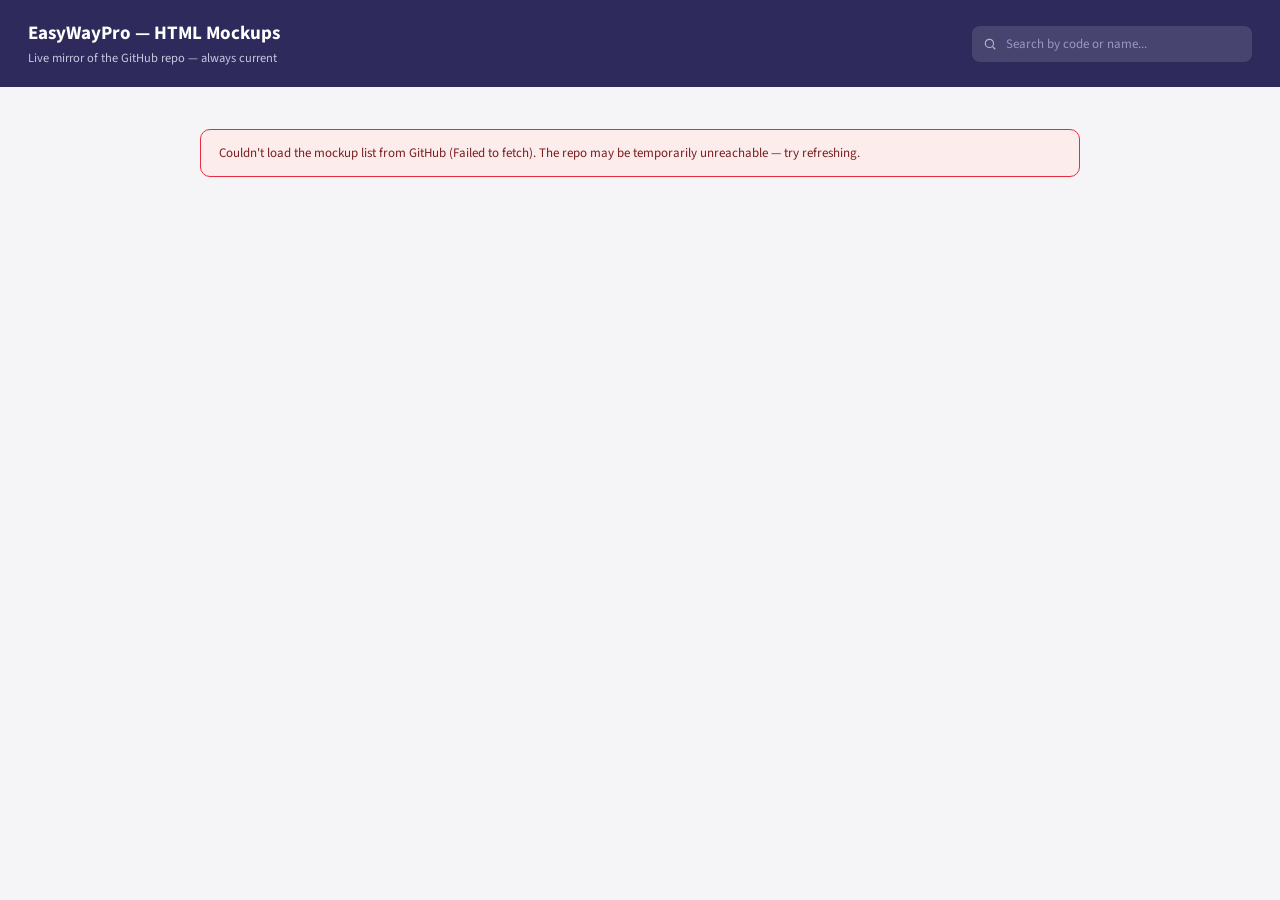
<file: index.html>
<!DOCTYPE html>
<html lang="en">
<head>
<meta charset="UTF-8">
<meta name="viewport" content="width=device-width, initial-scale=1.0">
<title>EasyWayPro — Mockups</title>
<link rel="preconnect" href="https://fonts.googleapis.com">
<link href="https://fonts.googleapis.com/css2?family=Source+Sans+3:wght@400;600;700&display=swap" rel="stylesheet">
<style>
  :root{
    --accent:#48C876; --accent-dark:#379a5c; --info:#56a8dd;
    --warning:#FFAD20; --danger:#E82C3F; --ai:#7852F7;
    --text-900:#333761; --text-400:#9a9ab0;
    --bg-50:#f5f5f7; --bg-100:#eeeef2; --white:#ffffff;
    --rail:#2E2A5C;
  }
  *{box-sizing:border-box;}
  body{margin:0;font-family:'Source Sans 3',sans-serif;background:var(--bg-50);color:var(--text-900);}
  .topbar{background:var(--rail);color:white;padding:20px 28px;display:flex;align-items:center;justify-content:space-between;flex-wrap:wrap;gap:14px;}
  .topbar h1{margin:0;font-size:19px;font-weight:700;}
  .topbar .sub{color:#c9c7e0;font-size:12.5px;margin-top:2px;}
  .search-box{position:relative;}
  .search-box input{
    width:280px;padding:9px 14px 9px 34px;border-radius:8px;border:none;
    background:rgba(255,255,255,0.12);color:white;font-size:13px;font-family:inherit;
  }
  .search-box input::placeholder{color:#9a97c0;}
  .search-box input:focus{outline:2px solid var(--accent);background:rgba(255,255,255,0.18);}
  .search-box svg{position:absolute;left:11px;top:50%;transform:translateY(-50%);opacity:0.6;}
  .wrap{max-width:920px;margin:0 auto;padding:24px 20px 80px;}
  .status-bar{display:flex;gap:16px;font-size:12.5px;color:var(--text-400);margin-bottom:18px;flex-wrap:wrap;}
  .status-bar b{color:var(--text-900);}
  .domain{
    background:var(--white);border-radius:14px;margin-bottom:14px;
    border:1px solid var(--bg-100);overflow:hidden;
  }
  .domain-head{
    padding:14px 18px;display:flex;align-items:center;justify-content:space-between;
    cursor:pointer;user-select:none;
  }
  .domain-head:hover{background:var(--bg-50);}
  .domain-title{font-size:15px;font-weight:700;display:flex;align-items:center;gap:10px;}
  .domain-badge{
    font-size:11px;font-weight:700;padding:2px 8px;border-radius:10px;
    background:var(--bg-100);color:var(--text-400);
  }
  .domain-count{font-size:12px;color:var(--text-400);}
  .chevron{transition:transform .2s ease;color:var(--text-400);}
  .domain.open .chevron{transform:rotate(180deg);}
  .domain-body{max-height:0;overflow:hidden;transition:max-height .25s ease;}
  .domain.open .domain-body{max-height:none;}
  .tool{border-top:1px solid var(--bg-100);}
  .tool-head{
    padding:11px 18px 11px 32px;display:flex;align-items:center;justify-content:space-between;
    cursor:pointer;user-select:none;font-size:13.5px;font-weight:600;
  }
  .tool-head:hover{background:var(--bg-50);}
  .tool-count{font-size:11px;color:var(--text-400);font-weight:400;}
  .tool-body{padding:0 18px 10px 32px;display:none;}
  .tool.open .tool-body{display:block;}
  .tool.open .tool-chevron{transform:rotate(180deg);}
  .screen-link{
    display:flex;align-items:center;gap:8px;padding:7px 10px;margin:2px 0;
    border-radius:7px;text-decoration:none;color:var(--text-900);font-size:12.5px;
  }
  .screen-link:hover{background:var(--bg-50);}
  .screen-link .dot{width:6px;height:6px;border-radius:50%;background:var(--accent);flex-shrink:0;}
  .empty-note{padding:8px 10px;color:var(--text-400);font-size:12px;font-style:italic;}
  .loading{text-align:center;padding:60px 20px;color:var(--text-400);}
  .error-box{
    background:#fdecec;border:1px solid var(--danger);color:#791F1F;
    padding:14px 18px;border-radius:10px;font-size:13px;margin-bottom:16px;
  }
  .hidden{display:none !important;}
</style>
</head>
<body>

<div class="topbar">
  <div>
    <h1>EasyWayPro — HTML Mockups</h1>
    <div class="sub">Live mirror of the GitHub repo — always current</div>
  </div>
  <div class="search-box">
    <svg width="14" height="14" viewBox="0 0 24 24" fill="none" stroke="white" stroke-width="2"><circle cx="11" cy="11" r="7"/><path d="M21 21l-4.3-4.3"/></svg>
    <input type="text" id="searchInput" placeholder="Search by code or name...">
  </div>
</div>

<div class="wrap">
  <div class="status-bar" id="statusBar"></div>
  <div id="content"><div class="loading">Loading mockups from GitHub…</div></div>
</div>

<script>
const REPO = 'conoute/easywaypro-mockups';
const BRANCH = 'main';

// Human-readable labels for known codes — extend as new ENT-*/CAT-* groups appear
const LABELS = {
  'ENT-DRV':'Driver','ENT-TRK':'Truck','ENT-TRL':'Trailer','ENT-CMP':'Company',
  'ENT-TM':'Team Member','ENT-BRK':'Broker','ENT-PTR':'Partner',
  'CAT-SAF':'Compliance & Safety','CAT-FIN':'Financial','CAT-OPS':'Operations',
  'CAT-SUP':'Support & System','CAT-FAQ':'FAQ','CAT-SET':'Settings'
};
function labelFor(code){ return LABELS[code] ? `${code} — ${LABELS[code]}` : code; }

async function loadTree(){
  const statusBar = document.getElementById('statusBar');
  const content = document.getElementById('content');
  try{
    const res = await fetch(`https://api.github.com/repos/${REPO}/git/trees/${BRANCH}?recursive=1`);
    if(!res.ok) throw new Error('GitHub API returned ' + res.status);
    const data = await res.json();
    const htmlFiles = data.tree.filter(f => f.type==='blob' && f.path.endsWith('.html') && f.path !== 'index.html');

    if(htmlFiles.length === 0){
      content.innerHTML = `<div class="domain"><div class="domain-body" style="max-height:none;"><div class="empty-note" style="padding:24px;text-align:center;">No mockups published yet. Screens will appear here automatically as they're added to the repo.</div></div></div>`;
      statusBar.innerHTML = `<span><b>0</b> mockups</span>`;
      return;
    }

    // group by top-level folder (domain), then second-level folder (tool), collect files
    const tree = {};
    htmlFiles.forEach(f => {
      const parts = f.path.split('/');
      const domain = parts.length > 1 ? parts[0] : '(root)';
      const tool = parts.length > 2 ? parts[1] : (parts.length > 1 ? parts[0] : '(root)');
      const fileName = parts[parts.length-1];
      if(!tree[domain]) tree[domain] = {};
      if(!tree[domain][tool]) tree[domain][tool] = [];
      tree[domain][tool].push({ name: fileName.replace('.html',''), path: f.path });
    });

    statusBar.innerHTML = `<span><b>${htmlFiles.length}</b> mockups</span><span><b>${Object.keys(tree).length}</b> domains</span>`;

    let html = '';
    Object.keys(tree).sort().forEach((domain, di) => {
      const tools = tree[domain];
      const toolCount = Object.keys(tools).length;
      const fileCount = Object.values(tools).reduce((a,t)=>a+t.length,0);
      html += `<div class="domain${di===0?' open':''}" data-search="${domain.toLowerCase()}">
        <div class="domain-head" onclick="this.parentElement.classList.toggle('open')">
          <div class="domain-title">${labelFor(domain)}</div>
          <div style="display:flex;align-items:center;gap:10px;">
            <span class="domain-count">${fileCount} screen${fileCount!==1?'s':''}</span>
            <span class="chevron">▾</span>
          </div>
        </div>
        <div class="domain-body">`;
      Object.keys(tools).sort().forEach(tool => {
        const files = tools[tool];
        html += `<div class="tool" data-search="${tool.toLowerCase()}">
          <div class="tool-head" onclick="this.parentElement.classList.toggle('open')">
            <span>${labelFor(tool)}</span>
            <span style="display:flex;align-items:center;gap:8px;">
              <span class="tool-count">${files.length}</span>
              <span class="chevron tool-chevron">▾</span>
            </span>
          </div>
          <div class="tool-body">`;
        files.forEach(f => {
          html += `<a class="screen-link" data-search="${f.name.toLowerCase()} ${f.path.toLowerCase()}" href="${f.path}" target="_blank">
            <span class="dot"></span>${f.name}
          </a>`;
        });
        html += `</div></div>`;
      });
      html += `</div></div>`;
    });
    content.innerHTML = html;

  } catch(err){
    content.innerHTML = `<div class="error-box">Couldn't load the mockup list from GitHub (${err.message}). The repo may be temporarily unreachable — try refreshing.</div>`;
  }
}

document.getElementById('searchInput').addEventListener('input', (e) => {
  const q = e.target.value.toLowerCase().trim();
  document.querySelectorAll('.domain').forEach(domainEl => {
    let domainHasMatch = false;
    domainEl.querySelectorAll('.tool').forEach(toolEl => {
      let toolHasMatch = false;
      toolEl.querySelectorAll('.screen-link').forEach(linkEl => {
        const match = q === '' || linkEl.dataset.search.includes(q);
        linkEl.classList.toggle('hidden', !match);
        if(match) toolHasMatch = true;
      });
      const toolSelfMatch = toolEl.dataset.search.includes(q);
      const show = q === '' || toolHasMatch || toolSelfMatch;
      toolEl.classList.toggle('hidden', !show);
      if(show){ domainHasMatch = true; if(q!=='') toolEl.classList.add('open'); }
    });
    const domainSelfMatch = domainEl.dataset.search.includes(q);
    const show = q === '' || domainHasMatch || domainSelfMatch;
    domainEl.classList.toggle('hidden', !show);
    if(q !== '' && show) domainEl.classList.add('open');
  });
});

loadTree();
</script>
</body>
</html>
</file>
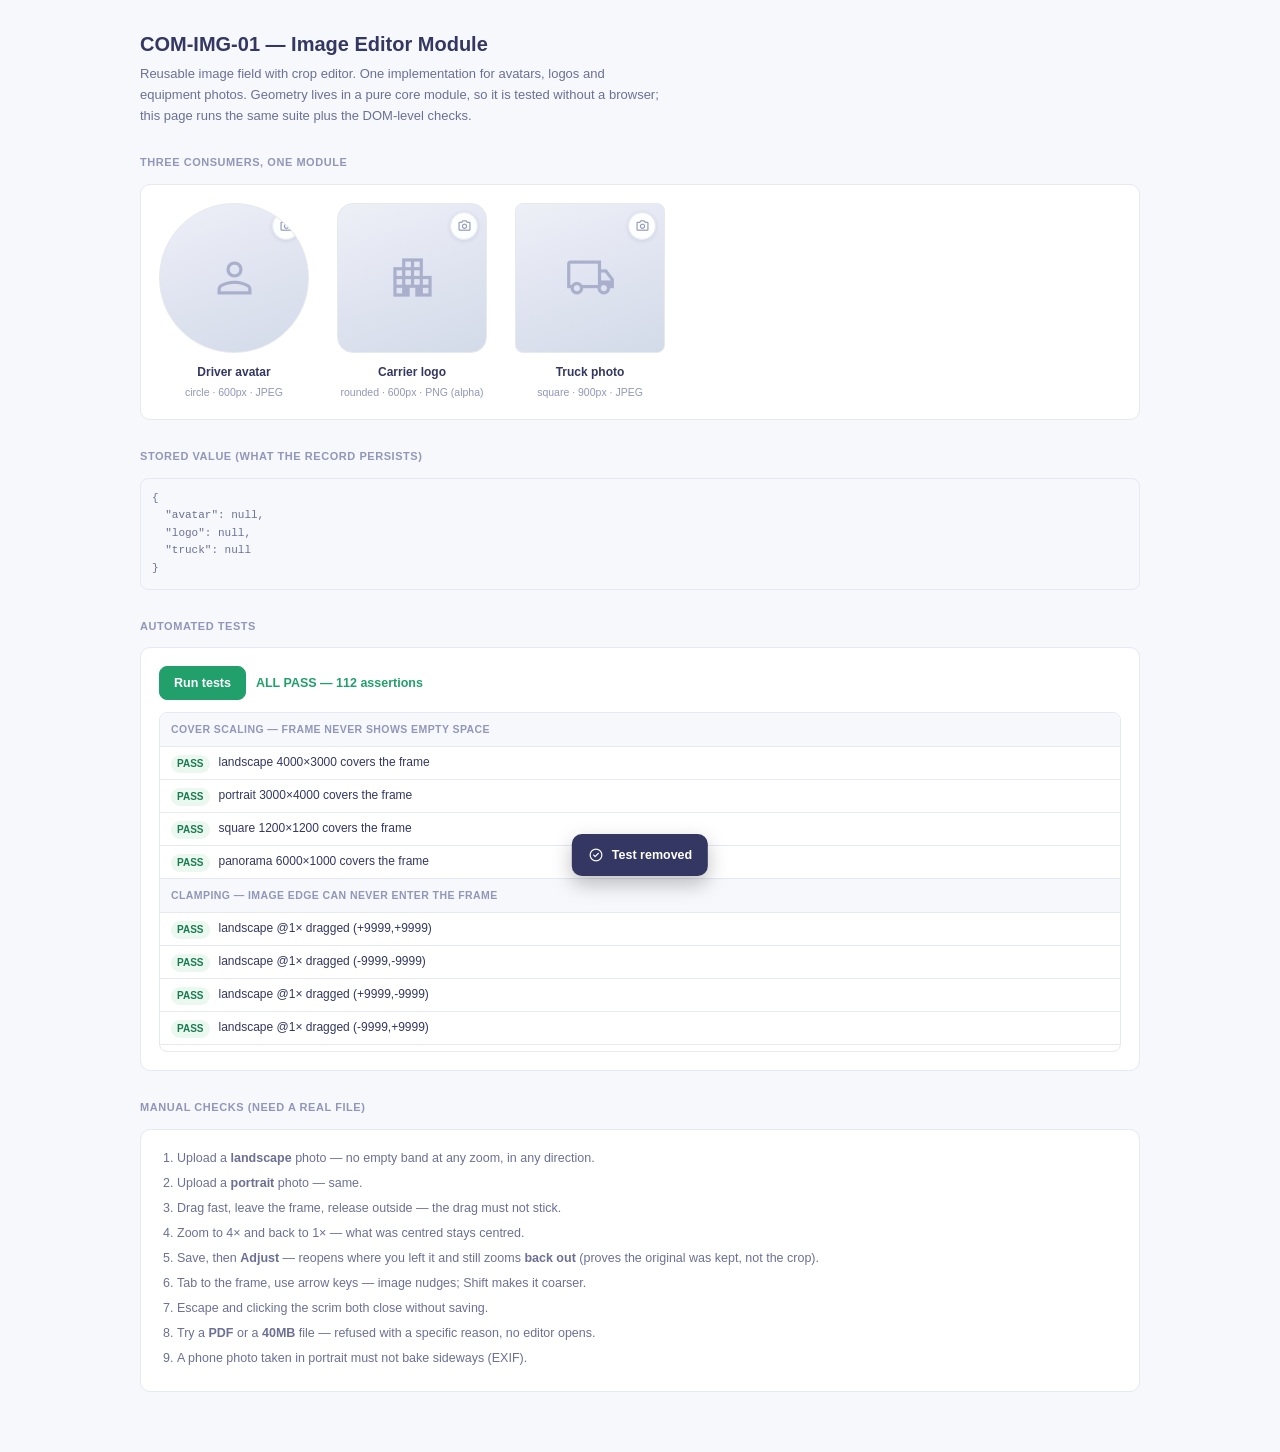
<file: COM-IMG/COM-IMG-01.html>
<!DOCTYPE html>
<html lang="en">
<head>
<meta charset="utf-8">
<meta name="viewport" content="width=device-width,initial-scale=1">
<title>COM-IMG-01 — Image Editor Module</title>
<link rel="stylesheet" href="https://fonts.googleapis.com/css2?family=Material+Symbols+Outlined:opsz,wght,FILL,GRAD@20..48,100..700,0..1,-50..200">
<link rel="stylesheet" href="../_shared/image-editor.css">
<style>
  :root{
    --navy:#333761;--text900:#333761;--text600:#6b7094;--text400:#9296b8;
    --border2:#e6e8f2;--bg50:#f7f8fc;--accent:#22a06b;--info:#2e5bff;--danger:#d64545;
  }
  *{box-sizing:border-box;}
  body{margin:0;background:var(--bg50);color:var(--text900);
       font:14px/1.6 -apple-system,BlinkMacSystemFont,"Segoe UI",Roboto,sans-serif;padding:28px 20px 60px;}
  .wrap{max-width:1000px;margin:0 auto;}
  h1{font-size:20px;margin:0 0 4px;}
  .sub{color:var(--text600);font-size:13px;margin:0 0 24px;max-width:72ch;}
  h2{font-size:11px;text-transform:uppercase;letter-spacing:.05em;color:var(--text400);
     margin:28px 0 12px;font-weight:700;}
  .panel{background:#fff;border:1px solid var(--border2);border-radius:10px;padding:18px;}
  .row{display:flex;gap:28px;flex-wrap:wrap;}
  .demo{text-align:center;}
  .demo .cap{font-size:12px;font-weight:600;margin-top:10px;}
  .demo .meta{font-size:10.5px;color:var(--text400);margin-top:2px;}

  /* design-system pieces the module relies on */
  .modal-scrim{position:fixed;inset:0;background:rgba(51,55,97,.45);z-index:500;
    display:flex;align-items:center;justify-content:center;opacity:0;pointer-events:none;transition:opacity .16s ease;}
  .modal-scrim.open{opacity:1;pointer-events:auto;}
  .modal{background:#fff;border-radius:14px;padding:20px;box-shadow:0 24px 64px rgba(51,55,97,.3);}
  .modal h2{font-size:16px;margin:0 0 4px;text-transform:none;letter-spacing:0;color:var(--text900);}
  .mdesc{font-size:12.5px;color:var(--text600);margin:0;}
  .actions{display:flex;gap:8px;margin-top:16px;}
  .btn{flex:1;padding:9px 14px;border-radius:8px;border:1px solid var(--border2);
       background:#fff;color:var(--text900);font-size:12.5px;font-weight:600;cursor:pointer;
       display:inline-flex;align-items:center;justify-content:center;gap:6px;}
  .btn:hover{border-color:var(--text400);}
  .btn.primary{background:var(--accent);border-color:var(--accent);color:#fff;}
  .btn.primary:hover{filter:brightness(.95);}

  /* test runner */
  .runbar{display:flex;align-items:center;gap:10px;margin-bottom:12px;}
  .runbar .btn{flex:0 0 auto;}
  .score{font-size:12.5px;font-weight:700;}
  .score.ok{color:var(--accent);} .score.bad{color:var(--danger);}
  .results{max-height:340px;overflow-y:auto;border:1px solid var(--border2);border-radius:8px;}
  .t{display:flex;gap:9px;padding:6px 11px;border-bottom:1px solid var(--border2);font-size:12px;align-items:flex-start;}
  .t:last-child{border-bottom:none;}
  .t .st{font-size:10px;font-weight:700;padding:1px 6px;border-radius:20px;flex-shrink:0;margin-top:2px;}
  .t.p .st{background:#eaf8ef;color:#1a7a50;} .t.f .st{background:#fdecec;color:#a83232;}
  .t .d{font-size:10.5px;color:var(--text400);margin-top:2px;
        font-family:ui-monospace,Menlo,monospace;}
  .grp{padding:8px 11px;background:var(--bg50);font-size:10.5px;font-weight:700;
       text-transform:uppercase;letter-spacing:.04em;color:var(--text400);
       border-bottom:1px solid var(--border2);}
  .manual{margin:0;padding-left:18px;font-size:12.5px;color:var(--text600);}
  .manual li{margin-bottom:5px;}
  .state{font-family:ui-monospace,Menlo,monospace;font-size:11px;color:var(--text600);
         background:var(--bg50);border:1px solid var(--border2);border-radius:8px;
         padding:11px;white-space:pre-wrap;word-break:break-all;max-height:150px;overflow-y:auto;}
</style>
</head>
<body>
<div class="wrap">

  <h1>COM-IMG-01 — Image Editor Module</h1>
  <p class="sub">Reusable image field with crop editor. One implementation for avatars, logos and
  equipment photos. Geometry lives in a pure core module, so it is tested without a browser; this
  page runs the same suite plus the DOM-level checks.</p>

  <h2>Three consumers, one module</h2>
  <div class="panel row">
    <div class="demo">
      <div id="mountAvatar"></div>
      <div class="cap">Driver avatar</div>
      <div class="meta">circle · 600px · JPEG</div>
    </div>
    <div class="demo">
      <div id="mountLogo"></div>
      <div class="cap">Carrier logo</div>
      <div class="meta">rounded · 600px · PNG (alpha)</div>
    </div>
    <div class="demo">
      <div id="mountTruck"></div>
      <div class="cap">Truck photo</div>
      <div class="meta">square · 900px · JPEG</div>
    </div>
  </div>

  <h2>Stored value (what the record persists)</h2>
  <div class="state" id="stateDump">nothing set</div>

  <h2>Automated tests</h2>
  <div class="panel">
    <div class="runbar">
      <button class="btn primary" id="runBtn">Run tests</button>
      <span class="score" id="score"></span>
    </div>
    <div class="results" id="results"></div>
  </div>

  <h2>Manual checks (need a real file)</h2>
  <div class="panel">
    <ol class="manual">
      <li>Upload a <b>landscape</b> photo — no empty band at any zoom, in any direction.</li>
      <li>Upload a <b>portrait</b> photo — same.</li>
      <li>Drag fast, leave the frame, release outside — the drag must not stick.</li>
      <li>Zoom to 4&times; and back to 1&times; — what was centred stays centred.</li>
      <li>Save, then <b>Adjust</b> — reopens where you left it and still zooms <b>back out</b>
          (proves the original was kept, not the crop).</li>
      <li>Tab to the frame, use arrow keys — image nudges; Shift makes it coarser.</li>
      <li>Escape and clicking the scrim both close without saving.</li>
      <li>Try a <b>PDF</b> or a <b>40MB</b> file — refused with a specific reason, no editor opens.</li>
      <li>A phone photo taken in portrait must not bake sideways (EXIF).</li>
    </ol>
  </div>

</div>

<script src="../_shared/image-editor-core.js"></script>
<script src="../_shared/image-editor.js"></script>
<script>
/* ---------------- demo fields ---------------- */
const fields = {};
function dump(){
  const out = {};
  Object.keys(fields).forEach(k=>{
    const v = fields[k].getValue();
    out[k] = v ? { baked:v.baked.slice(0,38)+'…('+Math.round(v.baked.length/1365)+'KB)',
                   original:v.original ? 'kept ('+Math.round(v.original.length/1365)+'KB)' : null,
                   crop:v.crop } : null;
  });
  document.getElementById('stateDump').textContent = JSON.stringify(out, null, 2);
}
fields.avatar = ImageEditor.createField({
  shape:'circle', size:150, output:600, format:'jpeg',
  emptyIcon:'person', label:'Profile photo', onChange:dump });
fields.logo = ImageEditor.createField({
  shape:'rounded', size:150, output:600, format:'png',
  emptyIcon:'apartment', label:'Carrier logo', onChange:dump });
fields.truck = ImageEditor.createField({
  shape:'square', size:150, output:900, format:'jpeg',
  emptyIcon:'local_shipping', label:'Truck photo', onChange:dump });

document.getElementById('mountAvatar').appendChild(fields.avatar.el);
document.getElementById('mountLogo').appendChild(fields.logo.el);
document.getElementById('mountTruck').appendChild(fields.truck.el);
dump();

/* ---------------- test runner ---------------- */
const C = ImageEditorCore;
let P=0,F=0;
const res = document.getElementById('results');
const near=(a,b,e)=>Math.abs(a-b)<(e===undefined?0.5:e);
function grp(t){ res.insertAdjacentHTML('beforeend','<div class="grp">'+t+'</div>'); }
function ck(name,cond,detail){
  cond?P++:F++;
  res.insertAdjacentHTML('beforeend',
    '<div class="t '+(cond?'p':'f')+'"><span class="st">'+(cond?'PASS':'FAIL')+'</span>'+
    '<div><div>'+name+'</div>'+(detail&&!cond?'<div class="d">'+detail+'</div>':'')+'</div></div>');
}
function settle(w,h,f,z,ox,oy){
  const disp=C.baseScale(w,h,f)*z;
  const c=C.clampOffsets(ox,oy,w,h,f,disp);
  return Object.assign({disp},c,C.cropRect(c.offX,c.offY,f,disp));
}

function run(){
  res.innerHTML=''; P=0; F=0;
  const FR=280, SHAPES={landscape:[4000,3000],portrait:[3000,4000],square:[1200,1200],panorama:[6000,1000]};

  grp('cover scaling — frame never shows empty space');
  Object.entries(SHAPES).forEach(([n,[w,h]])=>{
    const s=C.baseScale(w,h,FR);
    ck(n+' '+w+'×'+h+' covers the frame', w*s>=FR-0.01 && h*s>=FR-0.01);
  });

  grp('clamping — image edge can never enter the frame');
  Object.entries(SHAPES).forEach(([n,[w,h]])=>{
    [1,2.5,4].forEach(z=>{
      [[9999,9999],[-9999,-9999],[9999,-9999],[-9999,9999]].forEach(([dx,dy])=>{
        const r=settle(w,h,FR,z,dx,dy);
        ck(n+' @'+z+'× dragged ('+(dx>0?'+':'')+dx+','+(dy>0?'+':'')+dy+')',
           r.sx>=-0.01 && r.sy>=-0.01 && r.sx+r.size<=w+0.01 && r.sy+r.size<=h+0.01,
           'sx='+r.sx.toFixed(1)+' sy='+r.sy.toFixed(1)+' size='+r.size.toFixed(1));
      });
    });
  });

  grp('zoom keeps the frame centre in place');
  (()=>{
    const [w,h]=SHAPES.landscape, bs=C.baseScale(w,h,FR);
    let {offX,offY}=C.centredOffsets(w,h,FR,bs), zoom=1;
    const before=C.toStored(offX,offY,w,h,FR,zoom);
    [1.5,2.4,4,2,1].forEach(z=>{
      const m=C.zoomAboutCentre(offX,offY,FR,bs*zoom,bs*z);
      const c=C.clampOffsets(m.offX,m.offY,w,h,FR,bs*z);
      offX=c.offX; offY=c.offY; zoom=z;
    });
    const after=C.toStored(offX,offY,w,h,FR,zoom);
    ck('centre survives a 1→4→1 zoom round trip',
       near(before.cx,after.cx,0.002)&&near(before.cy,after.cy,0.002),
       before.cx.toFixed(4)+','+before.cy.toFixed(4)+' → '+after.cx.toFixed(4)+','+after.cy.toFixed(4));
  })();
  ck('zoom clamps below 1×', C.clampZoom(0.2)===C.MIN_ZOOM);
  ck('zoom clamps above 4×', C.clampZoom(99)===C.MAX_ZOOM);
  ck('NaN zoom falls back to 1×', C.clampZoom(NaN)===C.MIN_ZOOM);

  grp('crop matches the preview');
  (()=>{
    const [w,h]=SHAPES.portrait;
    ck('crop side = short edge at 1×', near(settle(w,h,FR,1,-40,-120).size, Math.min(w,h), 1));
    ck('crop side halves at 2×',       near(settle(w,h,FR,2,-40,-120).size, Math.min(w,h)/2, 1));
  })();

  grp('stored crop reopens identically');
  Object.entries(SHAPES).forEach(([n,[w,h]])=>{
    [1,1.6,3.2].forEach(z=>{
      const s=settle(w,h,FR,z,-137,-88);
      const st=C.toStored(s.offX,s.offY,w,h,FR,z);
      const b=C.fromStored(st,w,h,FR);
      ck(n+' @'+z+'×', near(b.offX,s.offX,1)&&near(b.offY,s.offY,1),
         'offX '+s.offX.toFixed(1)+'→'+b.offX.toFixed(1)+'  offY '+s.offY.toFixed(1)+'→'+b.offY.toFixed(1));
    });
  });

  grp('stored crop is independent of frame size');
  Object.entries(SHAPES).forEach(([n,[w,h]])=>{
    const s=settle(w,h,280,2,-200,-150);
    const st=C.toStored(s.offX,s.offY,w,h,280,2);
    [200,280,360,440].forEach(f=>{
      const b=C.fromStored(st,w,h,f);
      const r=C.cropRect(b.offX,b.offY,f,C.baseScale(w,h,f)*b.zoom);
      const cx=(r.sx+r.size/2)/w, cy=(r.sy+r.size/2)/h;
      ck(n+' reopens at the same centre in a '+f+'px frame',
         near(cx,st.cx,0.002)&&near(cy,st.cy,0.002),
         'want '+st.cx.toFixed(4)+','+st.cy.toFixed(4)+' got '+cx.toFixed(4)+','+cy.toFixed(4));
    });
  });

  grp('upload validation');
  ck('accepts JPEG', C.validateFile({type:'image/jpeg',size:2e6}).ok);
  ck('accepts PNG',  C.validateFile({type:'image/png',size:1e6}).ok);
  ck('accepts WebP', C.validateFile({type:'image/webp',size:1e6}).ok);
  ck('rejects PDF',  !C.validateFile({type:'application/pdf',size:1e5}).ok);
  ck('rejects SVG',  !C.validateFile({type:'image/svg+xml',size:1e4}).ok);
  ck('rejects a 40MB file', !C.validateFile({type:'image/jpeg',size:40e6}).ok);
  ck('refusal names the limit', /12MB/.test(C.validateFile({type:'image/jpeg',size:40e6}).reason));
  ck('rejects no file', !C.validateFile(null).ok);
  ck('rejects a 120×90 image', !C.validateDimensions(120,90).ok);
  ck('accepts a 1200×900 image', C.validateDimensions(1200,900).ok);

  grp('field behaviour (DOM)');
  (()=>{
    const f=ImageEditor.createField({shape:'circle',size:120,label:'Test'});
    ck('starts empty', f.getValue()===null);
    ck('shows an empty state', !!f.el.querySelector('.ie-empty'));
    ck('upload control always present', !!f.el.querySelector('.ie-upload'));
    ck('no Adjust while empty', !f.el.querySelector('.ie-adjust'));
    ck('no Remove while empty', !f.el.querySelector('.ie-remove'));

    const fake={baked:'[data-uri]',original:'[data-uri]',crop:{zoom:1,cx:.5,cy:.5}};
    f.setValue(fake);
    ck('renders the image once set', !!f.el.querySelector('.ie-img'));
    ck('Adjust appears with a value', !!f.el.querySelector('.ie-adjust'));
    ck('Remove appears with a value', !!f.el.querySelector('.ie-remove'));
    ck('keeps the original for re-cropping', f.getValue().original===fake.original);

    f.el.querySelector('.ie-remove').click();
    ck('Remove clears the whole value', f.getValue()===null);
    ck('empty state returns after Remove', !!f.el.querySelector('.ie-empty'));
  })();

  grp('accessibility');
  (()=>{
    const f=ImageEditor.createField({shape:'circle',size:120,label:'Avatar'});
    const s=f.el.querySelector('.ie-surface');
    ck('surface is keyboard reachable', s.getAttribute('tabindex')==='0');
    ck('surface has an accessible name', !!s.getAttribute('aria-label'));
    ck('controls are real buttons', f.el.querySelector('.ie-upload').tagName==='BUTTON');
    f.setValue({baked:'[data-uri]',original:null,crop:null});
    ck('Adjust has an accessible name', !!f.el.querySelector('.ie-adjust').getAttribute('aria-label'));
    ck('Remove has an accessible name', !!f.el.querySelector('.ie-remove').getAttribute('aria-label'));
  })();

  const sc=document.getElementById('score');
  sc.className='score '+(F===0?'ok':'bad');
  sc.textContent = F===0 ? ('ALL PASS — '+P+' assertions') : (P+' passed, '+F+' FAILED');
}
document.getElementById('runBtn').onclick=run;
run();
</script>
<script>
/* If the shared module failed to load, say so loudly. A silent dead button is
   the worst possible failure for a page whose whole job is to prove the module
   works. */
(function(){
  const missing = [];
  if (typeof ImageEditorCore !== 'object') missing.push('_shared/image-editor-core.js');
  if (typeof ImageEditor    !== 'object') missing.push('_shared/image-editor.js');
  if (!missing.length) return;

  const say = (sel, html)=>{ const n=document.querySelector(sel); if(n) n.innerHTML=html; };
  const box = '<div style="border:1px solid #f3c9c9;background:#fdecec;border-radius:8px;' +
              'padding:14px 16px;color:#a83232;font-size:12.5px;">' +
              '<b>Module failed to load</b><br>Could not fetch: ' + missing.join(', ') +
              '<br><span style="color:#6b7094;">The page is served from /COM-IMG/, so the ' +
              'shared files must resolve to /_shared/ — check the paths and that the files ' +
              'are deployed.</span></div>';
  say('#results', box);
  say('#stateDump', 'module not loaded');
  ['mountAvatar','mountLogo','mountTruck'].forEach(id=>say('#'+id,
    '<div style="width:150px;height:150px;border:1px dashed #f3c9c9;border-radius:12px;' +
    'display:flex;align-items:center;justify-content:center;color:#a83232;font-size:11px;' +
    'text-align:center;padding:10px;">module<br>not loaded</div>'));
  const s=document.getElementById('score'); if(s){ s.className='score bad'; s.textContent='module not loaded'; }
  const b=document.getElementById('runBtn'); if(b) b.disabled=true;
})();
</script>
</body>
</html>
</file>
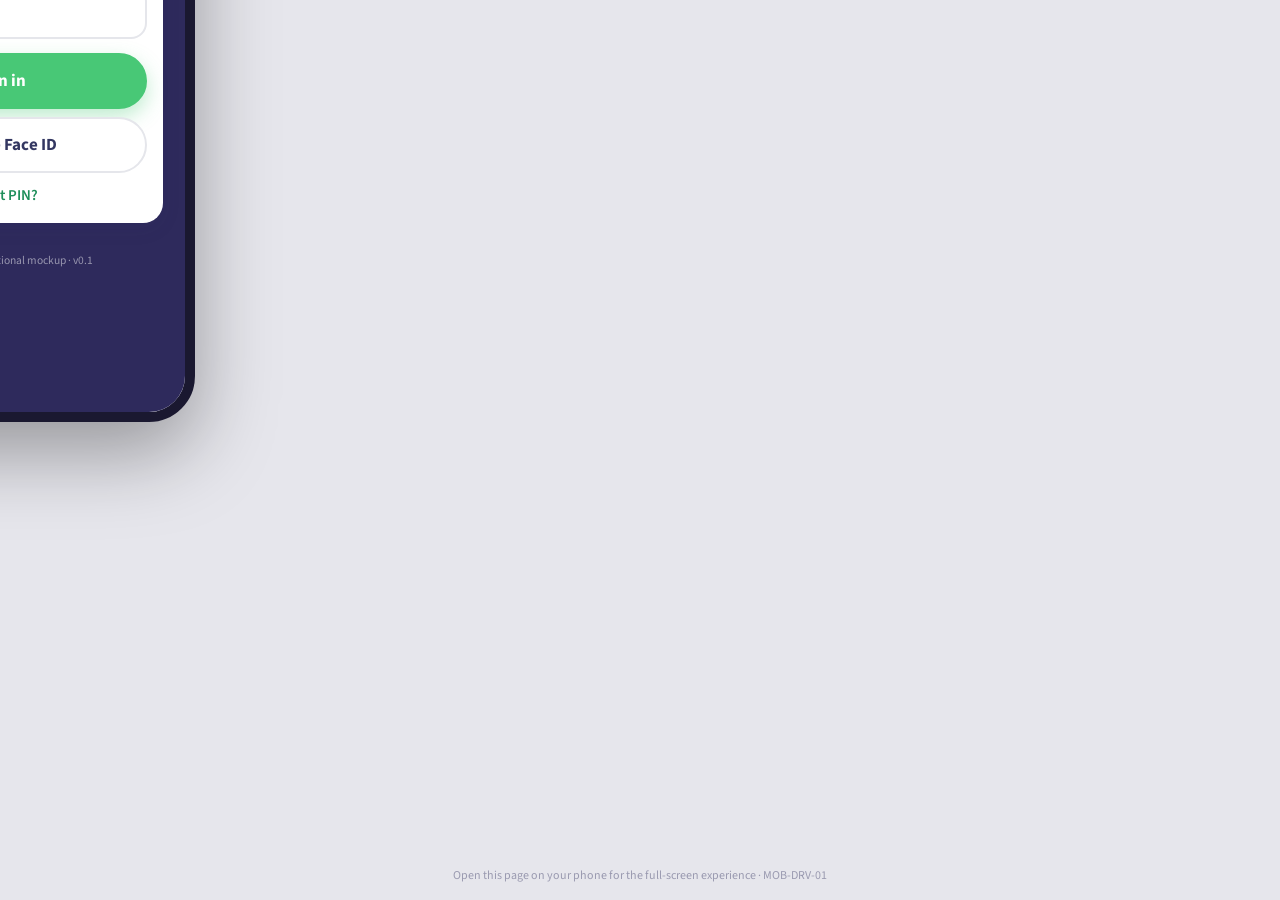
<file: MOB/MOB-DRV/MOB-DRV-01.html>
<!DOCTYPE html>
<html lang="en">
<head>
<meta charset="UTF-8">
<meta name="viewport" content="width=device-width, initial-scale=1, viewport-fit=cover, maximum-scale=1, user-scalable=no">
<meta name="apple-mobile-web-app-capable" content="yes">
<meta name="mobile-web-app-capable" content="yes">
<meta name="apple-mobile-web-app-status-bar-style" content="black-translucent">
<meta name="apple-mobile-web-app-title" content="EasyWay Driver">
<meta name="theme-color" content="#2e2a5c">
<title>MOB-DRV-01 — EasyWay Driver (Mobile Mockup)</title>
<link rel="preconnect" href="https://fonts.googleapis.com">
<link href="https://fonts.googleapis.com/css2?family=Source+Sans+3:wght@400;600;700&display=swap" rel="stylesheet">
<link href="https://fonts.googleapis.com/css2?family=Material+Symbols+Outlined:opsz,wght,FILL,GRAD@20..48,100..700,0..1,-50..200&display=block" rel="stylesheet">
<style>
:root{
  --accent:#48C876; --info:#56a8dd; --warning:#FFAD20; --danger:#E82C3F; --purple:#7852F7; --accentBlue:#2E5BFF;
  --rail:#2e2a5c; --text900:#333761; --text600:#666989; --text400:#9a9ab0; --neutral300:#b3b4c4; --neutral200:#d0d0da;
  --border:#e5e6eb; --border2:#eeeef2; --rowBorder:#f0f0f4; --headerBg:#fafafc;
  --bg50:#f5f5f7; --white:#fff;
  --success-bg:#eafcf1; --success-t:#1e8e5a;
  --warning-bg:#fff5e6; --warning-t:#a85e00;
  --danger-bg:#fdecec; --danger-t:#c22b2b;
  --neutral-bg:#f0f0f4; --neutral-t:#666989;
  --accent-dark:#1e8e5a; --info-bg:#eef4fb; --purple-bg:#efeafe; --selected-bg:#f4fdf7;
  --sat:env(safe-area-inset-top,0px); --sab:env(safe-area-inset-bottom,0px);
  --r:20px; --shadow:0 6px 20px rgba(51,55,97,.08);
}
*{box-sizing:border-box;-webkit-tap-highlight-color:transparent;}
html,body{margin:0;height:100%;}
body{font-family:'Source Sans 3',sans-serif;color:var(--text900);background:var(--bg50);font-size:16px;line-height:1.35;overscroll-behavior:none;}
.material-symbols-outlined{font-family:'Material Symbols Outlined';font-variation-settings:'FILL' 0;font-weight:normal;font-style:normal;line-height:1;display:inline-block;white-space:nowrap;-webkit-font-smoothing:antialiased;}
.material-symbols-outlined.icon-filled{font-variation-settings:'FILL' 1;}
#frame{position:fixed;inset:0;background:var(--bg50);overflow:hidden;}
#app{position:absolute;inset:0;display:flex;flex-direction:column;}
@media (min-width:600px){
  body{background:#e6e6ec;}
  #frame{position:fixed;left:50%;top:50%;transform:translate(-50%,-50%);width:390px;height:844px;border-radius:46px;border:10px solid #1a1830;box-shadow:0 30px 80px rgba(0,0,0,.35);inset:auto;}
  #frame:before{content:'';position:absolute;top:10px;left:50%;transform:translateX(-50%);width:120px;height:30px;background:#1a1830;border-radius:0 0 18px 18px;z-index:50;}
  :root{--sat:34px;--sab:18px;}
  .desk-hint{position:fixed;left:50%;bottom:16px;transform:translateX(-50%);font-size:12px;color:var(--text400);text-align:center;}
}
@media (max-width:599px){ .desk-hint{display:none;} }
.m-header{flex-shrink:0;background:var(--bg50);padding:calc(var(--sat) + 10px) 16px 8px;display:flex;align-items:center;gap:10px;min-height:calc(var(--sat) + 60px);}
.m-header.white{background:#fff;border-bottom:1px solid var(--border2);}
.m-header .h-title{font-size:22px;font-weight:700;flex:1;min-width:0;white-space:nowrap;overflow:hidden;text-overflow:ellipsis;line-height:1.15;}
.m-header .h-sub{font-size:14px;color:var(--text600);font-weight:400;display:block;margin-top:2px;white-space:nowrap;overflow:hidden;text-overflow:ellipsis;}
.icon-btn{width:46px;height:46px;border-radius:50%;display:flex;align-items:center;justify-content:center;color:var(--text900);cursor:pointer;background:#fff;border:1px solid var(--border2);position:relative;flex-shrink:0;}
.icon-btn:active{background:var(--bg50);} .icon-btn.flat{background:none;border:none;}
.icon-btn .badge{position:absolute;top:2px;right:2px;min-width:18px;height:18px;border-radius:9px;background:var(--danger);color:#fff;font-size:11px;font-weight:700;display:flex;align-items:center;justify-content:center;padding:0 5px;border:2px solid #fff;}
.m-body{flex:1;min-height:0;overflow-y:auto;-webkit-overflow-scrolling:touch;padding:6px 16px calc(var(--sab) + 96px);animation:fadeIn .18s ease;}
.m-body.no-tabs{padding-bottom:calc(var(--sab) + 28px);} .m-body.with-action{padding-bottom:calc(var(--sab) + 120px);}
@keyframes fadeIn{from{opacity:0;transform:translateY(6px);}to{opacity:1;transform:none;}}
.section{font-size:17px;font-weight:700;color:var(--text900);margin:20px 2px 10px;display:flex;align-items:center;gap:8px;}
.section .spacer{flex:1;} .section a{color:var(--accent-dark);font-weight:600;font-size:14px;}
.card{background:#fff;border-radius:var(--r);padding:16px;margin-bottom:12px;box-shadow:var(--shadow);}
.card.tap{cursor:pointer;} .card.tap:active{transform:scale(.99);}
.card.warn{background:var(--warning-bg);} .card.danger{background:var(--danger-bg);} .card.purple{background:var(--purple-bg);} .card.flat{box-shadow:none;border:1px solid var(--border2);}
.card h3{margin:0 0 4px;font-size:18px;font-weight:700;} .card .sub{font-size:14.5px;color:var(--text600);}
.tiles{display:grid;grid-template-columns:minmax(0,1fr) minmax(0,1fr);gap:12px;}
.tile{border-radius:var(--r);padding:14px 14px 12px;min-height:116px;display:flex;flex-direction:column;cursor:pointer;position:relative;min-width:0;}
.tile:active{transform:scale(.98);}
.tile.green{background:var(--success-bg);} .tile.blue{background:var(--info-bg);} .tile.amber{background:var(--warning-bg);} .tile.purple{background:var(--purple-bg);} .tile.red{background:var(--danger-bg);} .tile.grey{background:#fff;box-shadow:var(--shadow);}
.tile .t-ic{width:38px;height:38px;border-radius:50%;display:flex;align-items:center;justify-content:center;color:#fff;margin-bottom:auto;}
.tile.green .t-ic{background:var(--accent);} .tile.blue .t-ic{background:var(--info);} .tile.amber .t-ic{background:var(--warning);} .tile.purple .t-ic{background:var(--purple);} .tile.red .t-ic{background:var(--danger);} .tile.grey .t-ic{background:var(--text900);}
.tile .t-n{font-size:24px;font-weight:700;line-height:1.1;margin-top:10px;white-space:nowrap;overflow:hidden;text-overflow:ellipsis;}
.tile .t-l{font-size:13.5px;font-weight:600;color:var(--text600);margin-top:2px;white-space:nowrap;overflow:hidden;text-overflow:ellipsis;}
.tile .t-tag{position:absolute;top:12px;right:12px;font-size:11px;font-weight:700;padding:3px 8px;border-radius:8px;background:rgba(255,255,255,.75);color:var(--text600);}
.hero{background:#fff;border-radius:24px;padding:16px 16px 14px;box-shadow:var(--shadow);margin-bottom:12px;}
.hero .h-top{display:flex;align-items:center;gap:10px;margin-bottom:12px;}
.hero .h-id{font-size:22px;font-weight:700;} .hero .h-pay{margin-left:auto;font-size:20px;font-weight:700;color:var(--accent-dark);}
.route-strip{display:flex;flex-direction:column;position:relative;}
.rs-row{display:flex;gap:12px;align-items:flex-start;padding:6px 0;}
.rs-row .rs-ic{width:36px;height:36px;border-radius:50%;display:flex;align-items:center;justify-content:center;flex-shrink:0;background:var(--info-bg);color:var(--info);}
.rs-row .rs-ic.dl{background:var(--success-bg);color:var(--success-t);} .rs-row .rs-ic.done{background:var(--neutral-bg);color:var(--text400);} .rs-row .rs-ic.here{background:var(--accent);color:#fff;box-shadow:0 0 0 4px rgba(72,200,118,.25);}
.rs-row .rs-txt{flex:1;min-width:0;} .rs-row .rs-name{font-size:16px;font-weight:700;white-space:nowrap;overflow:hidden;text-overflow:ellipsis;} .rs-row .rs-sub{font-size:14px;color:var(--text600);margin-top:1px;}
.rs-row .rs-time{font-size:15px;font-weight:700;text-align:right;flex-shrink:0;} .rs-row .rs-time small{display:block;font-size:12px;font-weight:600;color:var(--text400);} .rs-row .rs-time.late{color:var(--danger-t);}
.rs-line{width:2px;height:14px;background:var(--border);margin-left:17px;}
.next-box{display:flex;gap:12px;align-items:center;background:var(--selected-bg);border-radius:16px;padding:12px 14px;margin-top:12px;} .next-box.on{background:var(--warning-bg);}
.next-box .nb-ic{width:44px;height:44px;border-radius:50%;background:var(--accent);color:#fff;display:flex;align-items:center;justify-content:center;flex-shrink:0;} .next-box.on .nb-ic{background:var(--warning);}
.next-box .nb-main{font-size:17px;font-weight:700;line-height:1.2;} .next-box .nb-sub{font-size:14px;color:var(--text600);margin-top:2px;}
.timer{font-variant-numeric:tabular-nums;}
.btn{display:flex;align-items:center;justify-content:center;gap:10px;width:100%;height:56px;border-radius:28px;border:2px solid var(--border);background:#fff;color:var(--text900);font-size:17px;font-weight:700;font-family:inherit;cursor:pointer;}
.btn:active{transform:scale(.98);} .btn.primary{background:var(--accent);border-color:var(--accent);color:#fff;box-shadow:0 8px 20px rgba(72,200,118,.35);} .btn.danger{background:var(--danger);border-color:var(--danger);color:#fff;} .btn.dark{background:var(--text900);border-color:var(--text900);color:#fff;} .btn.purple{background:var(--purple);border-color:var(--purple);color:#fff;} .btn.ghost{background:none;border-color:transparent;color:var(--text600);} .btn:disabled{opacity:.45;pointer-events:none;box-shadow:none;}
.btn.sm{height:48px;font-size:15.5px;border-radius:24px;}
.btn-row{display:flex;gap:10px;margin-top:12px;} .btn-row .btn{flex:1;}
.round{width:56px;height:56px;border-radius:50%;border:2px solid var(--border);background:#fff;display:flex;align-items:center;justify-content:center;color:var(--text900);cursor:pointer;flex-shrink:0;} .round:active{background:var(--bg50);} .round.green{background:var(--success-bg);border-color:var(--success-bg);color:var(--success-t);}
.link{color:var(--accent-dark);font-weight:600;font-size:15px;cursor:pointer;background:none;border:none;font-family:inherit;padding:0;}
.action-bar{position:absolute;left:0;right:0;bottom:0;padding:12px 16px calc(var(--sab) + 14px);background:linear-gradient(to top, #fff 70%, rgba(255,255,255,0));display:flex;gap:10px;align-items:center;z-index:15;} .action-bar .btn{flex:1;}
.tools{display:grid;grid-template-columns:repeat(4,minmax(0,1fr));gap:10px;}
.tool{background:#fff;border-radius:18px;padding:14px 4px 12px;display:flex;flex-direction:column;align-items:center;gap:8px;font-size:13px;font-weight:700;color:var(--text900);cursor:pointer;text-align:center;box-shadow:var(--shadow);}
.tool .t-ic{width:48px;height:48px;border-radius:50%;display:flex;align-items:center;justify-content:center;}
.tool .t-ic.green{background:var(--success-bg);color:var(--success-t);} .tool .t-ic.blue{background:var(--info-bg);color:var(--info);} .tool .t-ic.amber{background:var(--warning-bg);color:var(--warning-t);} .tool .t-ic.red{background:var(--danger-bg);color:var(--danger-t);} .tool .t-ic.purple{background:var(--purple-bg);color:var(--purple);}
.tool:active{transform:scale(.97);}
.row{display:flex;align-items:center;gap:14px;padding:14px 0;border-bottom:1px solid var(--rowBorder);cursor:pointer;min-height:68px;}
.row:last-child{border-bottom:none;} .row:active{opacity:.7;}
.row .r-icon{width:46px;height:46px;border-radius:50%;background:var(--bg50);display:flex;align-items:center;justify-content:center;color:var(--text900);flex-shrink:0;}
.row .r-icon.ok{background:var(--success-bg);color:var(--success-t);} .row .r-icon.warn{background:var(--warning-bg);color:var(--warning-t);} .row .r-icon.bad{background:var(--danger-bg);color:var(--danger-t);} .row .r-icon.info{background:var(--info-bg);color:var(--info);} .row .r-icon.ai{background:var(--purple-bg);color:var(--purple);}
.row .r-main{flex:1;min-width:0;} .row .r-title{font-size:16px;font-weight:700;white-space:nowrap;overflow:hidden;text-overflow:ellipsis;} .row .r-sub{font-size:14px;color:var(--text600);white-space:nowrap;overflow:hidden;text-overflow:ellipsis;margin-top:2px;}
.row .r-right{text-align:right;flex-shrink:0;font-size:14px;color:var(--text400);display:flex;align-items:center;gap:4px;}
.pill{display:inline-block;font-size:12px;font-weight:700;padding:4px 10px;border-radius:8px;white-space:nowrap;}
.pill.success{background:var(--success-bg);color:var(--success-t);} .pill.warning{background:var(--warning-bg);color:var(--warning-t);} .pill.danger{background:var(--danger-bg);color:var(--danger-t);} .pill.info{background:var(--info-bg);color:var(--info);} .pill.neutral{background:var(--neutral-bg);color:var(--neutral-t);} .pill.purple{background:var(--purple-bg);color:var(--purple);} .pill.dashed{background:#fff;border:1px dashed var(--border);color:var(--text400);}
.kv{display:flex;justify-content:space-between;gap:12px;padding:10px 0;border-bottom:1px solid var(--rowBorder);font-size:15.5px;} .kv:last-child{border-bottom:none;} .kv .k{color:var(--text600);} .kv .v{font-weight:700;text-align:right;}
.lcard{background:#fff;border-radius:var(--r);padding:14px 16px;margin-bottom:12px;box-shadow:var(--shadow);cursor:pointer;} .lcard:active{transform:scale(.99);}
.lcard .lc-top{display:flex;align-items:center;gap:10px;margin-bottom:10px;} .lcard .lc-id{font-size:18px;font-weight:700;} .lcard .lc-pay{margin-left:auto;font-size:18px;font-weight:700;color:var(--accent-dark);}
.lcard .lc-foot{display:flex;gap:10px;margin-top:10px;padding-top:10px;border-top:1px solid var(--rowBorder);font-size:14px;color:var(--text600);} .lcard .lc-foot b{color:var(--text900);font-weight:700;display:block;font-size:15px;} .lcard .lc-foot > div{flex:1;}
.seg{display:flex;border-bottom:2px solid var(--border2);margin:2px 0 14px;}
.seg button{flex:1;border:none;background:none;height:44px;font-family:inherit;font-size:16px;font-weight:700;color:var(--text400);cursor:pointer;position:relative;}
.seg button.active{color:var(--text900);} .seg button.active:after{content:'';position:absolute;left:12px;right:12px;bottom:-2px;height:3px;border-radius:2px;background:var(--accent);}
.chips{display:flex;gap:8px;overflow-x:auto;padding-bottom:4px;scrollbar-width:none;} .chips::-webkit-scrollbar{display:none;}
.chip{flex-shrink:0;border:1.5px solid var(--border);border-radius:22px;padding:11px 16px;font-size:15px;font-weight:600;background:#fff;cursor:pointer;white-space:nowrap;} .chip.active{background:var(--text900);color:#fff;border-color:var(--text900);}
.stat3{display:grid;grid-template-columns:1fr 1fr 1fr;gap:10px;} .stat{background:#fff;border-radius:16px;padding:12px 8px;text-align:center;box-shadow:var(--shadow);} .stat .n{font-size:22px;font-weight:700;} .stat .l{font-size:12px;font-weight:700;letter-spacing:.3px;color:var(--text400);}
.ai{display:flex;gap:10px;align-items:flex-start;color:var(--purple);font-size:14.5px;font-weight:600;}
.hos{display:flex;flex-direction:column;gap:10px;}
.hos-row{display:flex;align-items:center;gap:12px;font-size:15px;color:var(--text600);} .hos-row .lbl{width:52px;font-weight:600;color:var(--text900);} .hos-row .val{width:74px;font-weight:700;color:var(--text900);text-align:right;font-size:16px;}
.hos-bar{flex:1;height:10px;border-radius:5px;background:var(--border2);overflow:hidden;} .hos-bar i{display:block;height:100%;background:var(--accent);border-radius:5px;} .hos-bar i.warn{background:var(--warning);} .hos-bar i.danger{background:var(--danger);}
.big-clock{text-align:center;padding:12px 0 8px;} .big-clock .t{font-size:52px;font-weight:700;letter-spacing:-1px;line-height:1;} .big-clock .l{font-size:13px;font-weight:700;letter-spacing:.4px;color:var(--text400);margin-top:6px;}
.duty{display:grid;grid-template-columns:repeat(4,1fr);gap:8px;} .duty button{height:60px;border-radius:16px;border:2px solid var(--border);background:#fff;font-family:inherit;font-size:14px;font-weight:700;color:var(--text600);cursor:pointer;} .duty button.active{background:var(--text900);color:#fff;border-color:var(--text900);}
.log{display:flex;height:38px;border-radius:10px;overflow:hidden;} .log span{display:flex;align-items:center;justify-content:center;font-size:11px;font-weight:700;color:#fff;} .log .off{background:var(--neutral300);} .log .sb{background:var(--info);} .log .dr{background:var(--accent);} .log .on{background:var(--warning);}
.log-hours{display:flex;justify-content:space-between;font-size:11px;color:var(--text400);margin-top:4px;}
.stops{margin-top:4px;} .stop{display:flex;gap:12px;padding:12px 0;position:relative;}
.stop .dot{width:16px;height:16px;border-radius:50%;border:3px solid #fff;box-shadow:0 0 0 2px var(--border);flex-shrink:0;margin-top:4px;background:var(--info);} .stop .dot.delivery{background:var(--accent);} .stop .dot.done{background:var(--text400);} .stop .dot.here{box-shadow:0 0 0 4px rgba(72,200,118,.35);}
.stop:not(:last-child):before{content:'';position:absolute;left:7px;top:28px;bottom:-12px;width:2px;background:var(--border2);}
.stop .s-body{flex:1;min-width:0;} .stop .s-title{font-size:17px;font-weight:700;display:flex;align-items:center;gap:8px;flex-wrap:wrap;} .stop .s-addr{font-size:14.5px;color:var(--text600);margin-top:2px;} .stop .s-time{font-size:15px;margin-top:5px;} .stop .s-time b{font-weight:700;} .stop .s-time.late{color:var(--danger-t);}
.stop .s-actions{display:flex;gap:10px;margin-top:10px;} .stop .s-actions .round{width:50px;height:50px;}
.thread{display:flex;flex-direction:column;gap:10px;} .msg{max-width:84%;padding:12px 15px;border-radius:18px;font-size:16px;line-height:1.35;} .msg.in{background:#fff;box-shadow:var(--shadow);align-self:flex-start;border-bottom-left-radius:6px;} .msg.out{background:var(--accent);color:#fff;align-self:flex-end;border-bottom-right-radius:6px;} .msg .m-meta{font-size:12px;opacity:.7;margin-top:4px;} .msg.sys{align-self:center;background:none;color:var(--text400);font-size:13px;text-align:center;}
.composer{position:absolute;left:0;right:0;bottom:0;background:#fff;border-top:1px solid var(--border2);padding:10px 12px calc(var(--sab) + 10px);display:flex;gap:10px;align-items:flex-end;}
.composer textarea{flex:1;border:2px solid var(--border);border-radius:24px;padding:13px 16px;font-family:inherit;font-size:16px;resize:none;height:50px;max-height:110px;outline:none;color:var(--text900);}
.composer .send{width:50px;height:50px;border-radius:50%;background:var(--accent);color:#fff;border:none;display:flex;align-items:center;justify-content:center;flex-shrink:0;}
.tpl-row{display:flex;gap:8px;overflow-x:auto;padding:0 0 10px;scrollbar-width:none;} .tpl-row::-webkit-scrollbar{display:none;}
.doc-thumb{width:100%;height:160px;border-radius:16px;background:repeating-linear-gradient(0deg,#fff 0 12px,#f2f2f6 12px 14px);border:1px solid var(--border2);position:relative;overflow:hidden;display:flex;align-items:flex-end;padding:12px;color:var(--text400);font-size:13px;}
.doc-thumb:before{content:'';position:absolute;left:14px;top:14px;width:60%;height:10px;background:#dcdce4;border-radius:4px;} .doc-thumb:after{content:'';position:absolute;left:14px;top:30px;width:40%;height:8px;background:#e6e6ee;border-radius:4px;}
.doc-thumb .stamp{position:absolute;right:16px;top:16px;border:2px solid var(--accent);color:var(--accent-dark);font-weight:700;font-size:13px;padding:4px 9px;border-radius:8px;transform:rotate(-8deg);opacity:.85;}
.camera{background:#1a1830;border-radius:20px;height:240px;position:relative;display:flex;align-items:center;justify-content:center;color:#fff;overflow:hidden;}
.camera .vf{position:absolute;inset:26px;border:2px solid rgba(255,255,255,.5);border-radius:12px;} .camera .vf i{position:absolute;width:24px;height:24px;border:3px solid var(--accent);} .camera .vf i.tl{left:-3px;top:-3px;border-right:none;border-bottom:none;} .camera .vf i.tr{right:-3px;top:-3px;border-left:none;border-bottom:none;} .camera .vf i.bl{left:-3px;bottom:-3px;border-right:none;border-top:none;} .camera .vf i.br{right:-3px;bottom:-3px;border-left:none;border-top:none;}
.camera .hint{position:absolute;bottom:14px;left:0;right:0;text-align:center;font-size:13px;opacity:.8;}
.shutter{width:74px;height:74px;border-radius:50%;background:#fff;border:6px solid #d0d0da;margin:14px auto 0;cursor:pointer;display:block;}
.chk{display:flex;align-items:center;gap:10px;padding:12px 0;border-bottom:1px solid var(--rowBorder);} .chk:last-child{border-bottom:none;} .chk .c-name{flex:1;font-size:16px;font-weight:600;} .chk .c-btns{display:flex;gap:8px;} .chk .c-btns button{height:44px;padding:0 16px;border-radius:14px;border:2px solid var(--border);background:#fff;font-family:inherit;font-size:15px;font-weight:700;color:var(--text600);cursor:pointer;} .chk .c-btns button.pass.on{background:var(--accent);border-color:var(--accent);color:#fff;} .chk .c-btns button.def.on{background:var(--danger);border-color:var(--danger);color:#fff;}
.progress{height:8px;border-radius:4px;background:var(--border2);overflow:hidden;margin:10px 0 6px;} .progress i{display:block;height:100%;background:var(--accent);}
.field{margin-bottom:14px;} .field label{display:block;font-size:14px;font-weight:700;color:var(--text600);margin-bottom:6px;}
.field input,.field select,.field textarea{width:100%;height:54px;border:2px solid var(--border);border-radius:16px;padding:0 16px;font-family:inherit;font-size:17px;color:var(--text900);background:#fff;outline:none;} .field textarea{height:104px;padding:14px 16px;resize:none;} .field input:focus,.field textarea:focus,.field select:focus{border-color:var(--accent);}
.field.inline{display:flex;gap:10px;} .field.inline>div{flex:1;}
.switch-row{display:flex;align-items:center;justify-content:space-between;padding:14px 0;border-bottom:1px solid var(--rowBorder);font-size:16px;} .switch-row:last-child{border-bottom:none;}
.switch{width:52px;height:30px;border-radius:15px;background:var(--neutral200);position:relative;cursor:pointer;transition:background .15s;flex-shrink:0;} .switch.on{background:var(--accent);} .switch .knob{position:absolute;top:3px;left:3px;width:24px;height:24px;border-radius:50%;background:#fff;transition:left .15s;box-shadow:0 1px 3px rgba(0,0,0,.2);} .switch.on .knob{left:25px;}
.tabbar{position:absolute;left:0;right:0;bottom:0;background:#fff;border-top:1px solid var(--border2);display:flex;padding:8px 8px calc(var(--sab) + 8px);z-index:20;}
.tabbar .tab{flex:1;display:flex;flex-direction:column;align-items:center;gap:3px;font-size:12px;font-weight:700;color:var(--text400);cursor:pointer;padding:6px 0;position:relative;border-radius:16px;}
.tabbar .tab.active{color:var(--accent-dark);background:var(--success-bg);} .tabbar .tab .material-symbols-outlined{font-size:28px;}
.tabbar .tab .dot{position:absolute;top:6px;right:calc(50% - 20px);width:10px;height:10px;border-radius:50%;background:var(--danger);border:2px solid #fff;}
.scrim{position:absolute;inset:0;background:rgba(46,42,92,.45);z-index:40;display:flex;align-items:flex-end;animation:fadeIn .15s;}
.sheet{width:100%;background:#fff;border-radius:26px 26px 0 0;padding:10px 18px calc(var(--sab) + 18px);max-height:90%;overflow-y:auto;animation:slideUp .2s ease;}
@keyframes slideUp{from{transform:translateY(40px);opacity:.6;}to{transform:none;opacity:1;}}
.sheet .grab{width:44px;height:5px;border-radius:3px;background:var(--neutral200);margin:0 auto 14px;} .sheet h3{margin:0 0 4px;font-size:21px;} .sheet .sub{font-size:15px;color:var(--text600);margin-bottom:14px;}
.toast-m{position:absolute;left:16px;right:16px;bottom:calc(var(--sab) + 100px);background:var(--text900);color:#fff;border-radius:16px;padding:14px 16px;font-size:15.5px;font-weight:600;z-index:60;display:flex;align-items:center;gap:10px;box-shadow:0 8px 24px rgba(0,0,0,.25);animation:slideUp .2s;} .toast-m .dot{width:10px;height:10px;border-radius:50%;background:var(--accent);flex-shrink:0;} .toast-m .dot.warning{background:var(--warning);} .toast-m .dot.danger{background:var(--danger);} .toast-m .dot.ai{background:var(--purple);}
.avatar{width:52px;height:52px;border-radius:50%;background:#dbeafe;color:#3b82c4;font-weight:700;font-size:17px;display:flex;align-items:center;justify-content:center;flex-shrink:0;border:3px solid #fff;box-shadow:var(--shadow);} .avatar.lg{width:84px;height:84px;font-size:28px;}
.brand{display:flex;align-items:center;gap:10px;justify-content:center;} .brand .wordmark{font-weight:700;font-size:26px;color:#fff;letter-spacing:-.3px;}
.signin{flex:1;display:flex;flex-direction:column;justify-content:center;padding:0 22px calc(var(--sab) + 24px);background:var(--rail);color:#fff;} .signin .card{color:var(--text900);margin-top:24px;}
.empty{text-align:center;color:var(--text400);padding:44px 20px;font-size:15px;} .empty .material-symbols-outlined{font-size:48px;color:var(--border);}
.unread{font-weight:700;} .r-title .unread-dot{display:inline-block;width:9px;height:9px;border-radius:50%;background:var(--accent);margin-left:6px;vertical-align:middle;}
.avail{display:flex;align-items:center;gap:8px;font-size:14px;font-weight:700;color:var(--text600);}

</style>
</head>
<body>
<div id="frame"><div id="app"></div></div>
<div class="desk-hint">Open this page on your phone for the full-screen experience · MOB-DRV-01</div>
<script>
/* ============================================================
   EasyWay Driver — mobile mockup (MOB-DRV-01). Hash router, one state, no libraries.
   ============================================================ */
const NOW = new Date(2026, 8, 9, 9, 40);
function D(d, h, m){ return new Date(2026, 8, 9 + d, h, m||0); }
const MONTHS=['Jan','Feb','Mar','Apr','May','Jun','Jul','Aug','Sep','Oct','Nov','Dec'], DOW=['Sun','Mon','Tue','Wed','Thu','Fri','Sat'];
function fmtTime(d){ if(!d) return '—'; let h=d.getHours(), m=d.getMinutes(); const ap=h>=12?'PM':'AM'; h=h%12; if(h===0) h=12; return h+':'+(m<10?'0':'')+m+' '+ap; }
function fmtDate(d){ return MONTHS[d.getMonth()]+' '+d.getDate(); }
function fmtDay(d){ const same=d.toDateString()===NOW.toDateString(); const tom=new Date(NOW); tom.setDate(tom.getDate()+1); return same?'Today':(d.toDateString()===tom.toDateString()?'Tomorrow':DOW[d.getDay()]+' '+fmtDate(d)); }
function fmtDayTime(d){ return fmtDay(d)+' '+fmtTime(d); }
function fmtDur(min){ min=Math.round(Math.abs(min)); const h=Math.floor(min/60), m=min%60; if(!h) return m+'m'; if(!m) return h+'h'; return h+'h '+(m<10?'0':'')+m+'m'; }
function relTime(d){ const diff=(d-NOW)/60000; if(Math.abs(diff)<1) return 'now'; return diff<0 ? fmtDur(-diff)+' ago' : 'in '+fmtDur(diff); }
function money(n){ return '$'+Math.round(n).toLocaleString('en-US'); }
function apptText(a){ if(a.type==='hard') return fmtDayTime(a.start)+' · hard appt'; return fmtDayTime(a.start)+'–'+fmtTime(a.end)+(a.type==='fcfs'?' · FCFS':' · window'); }
function esc(s){ return String(s==null?'':s).replace(/&/g,'&amp;').replace(/</g,'&lt;').replace(/>/g,'&gt;').replace(/"/g,'&quot;'); }
function ic(name, size, extra, filled){ return '<span class="material-symbols-outlined'+(filled?' icon-filled':'')+'" style="font-size:'+(size||22)+'px;'+(extra||'')+'">'+name+'</span>'; }
function initials(n){ return n.split(/\s+/).slice(0,2).map(p=>p[0]).join('').toUpperCase(); }
const STATUS = {dispatched:['Needs acceptance','warning'], scheduled:['Scheduled','info'], at_pickup:['At pickup','warning'], in_transit:['In transit','success'], at_delivery:['At delivery','warning'], delivered:['Delivered','neutral']};

/* ---------------- Data ---------------- */
const ME = {id:'d1', name:'Sultan Suleymanov', phone:'(806) 555-0142', email:'s.suleymanov@hussarllc.com', company:'Hussar LLC', type:'Company driver', cdl:'TX 4489 2210', home:'Amarillo, TX',
  truck:{unit:'2758', model:'Freightliner Cascadia 2022', plate:'TX 4HK-2291', odometer:412880, vin:'3AKJHHDR5NSMK4821'}, trailer:{unit:'5312', type:'Dry van 53\''},
  dispatcher:{name:'Marcus Webb', phone:'(214) 555-0120'}, safety:{name:'Angela Torres', phone:'(214) 555-0131'},
  duty:'driving', hos:{drive:522, shift:675, cycle:3130, breakIn:190}, gps:{city:'Birmingham', st:'AL', road:'I-20 E', speed:66}, payRate:0.65};
let loads = [
  {id:'24117', status:'in_transit', accepted:true, customer:'Werner Enterprises', ref:'PO 1914553', commodity:'Paper products', weight:41200, equipment:'Dry van', miles:782, deadhead:38, pay:508, dispatcher:'Marcus Webb', notes:'Hard appt 6 PM — gate 3, lumper on site.',
    permit:{types:['oversize','overwidth'], dims:{lengthFt:70,widthFt:12,heightFt:13,weightLb:41200}, status:'active',
      route:{summary:'I-20 E permitted corridor · Dallas → Atlanta', mapUrl:'https://www.google.com/maps/dir/32.78,-96.80/33.75,-84.39', mustFollow:true},
      travel:{days:'Mon–Sat', from:'30 min after sunrise', to:'30 min before sunset', speedMax:55, curfew:'No travel Sun or holidays; no metro Atlanta 7–9 AM / 4–6 PM'},
      restrictions:['1 rear escort (over 12 ft wide)','Amber lights + OVERSIZE LOAD banners','No travel in winds > 35 mph','Stay on I-20 — no alternate routing'],
      onRoute:true, offRouteMi:0, curfewSoon:{at:D(0,16,0), text:'Atlanta metro curfew starts 4:00 PM — plan to be parked or past downtown'}},
    stops:[{kind:'pickup', name:'Georgia-Pacific DC', addr:'1450 Industrial Pkwy, Dallas, TX 75207', city:'Dallas', st:'TX', appt:{start:D(-1,13,0), end:D(-1,15,0), type:'window'}, arrived:D(-1,12,48), departed:D(-1,14,10), contact:'Dock office', phone:'(972) 555-0104', notes:''},
           {kind:'delivery', name:'Home Depot RDC', addr:'6200 Fulton Industrial Blvd, Atlanta, GA 30336', city:'Atlanta', st:'GA', appt:{start:D(0,18,0), end:null, type:'hard'}, contact:'Receiving', phone:'(404) 555-0166', notes:'Check in at gate 3, lumper on site', milesLeft:148}],
    docs:{bol:'on_file', pod:'na'}, accessorials:[], activity:[{t:'Departed Georgia-Pacific DC', at:D(-1,14,10)},{t:'Arrived at pickup', at:D(-1,12,48)},{t:'Accepted load', at:D(-2,16,40)},{t:'Dispatched by Marcus Webb', at:D(-2,16,20)}]},
  {id:'24142', status:'dispatched', accepted:false, customer:'Coyote Logistics', ref:'PO 9903355', commodity:'Beverages', weight:43900, equipment:'Dry van', miles:245, deadhead:14, pay:159, dispatcher:'Marcus Webb', notes:'Reload after Home Depot. Live load, 2 hrs free time.',
    stops:[{kind:'pickup', name:'Coca-Cola Bottling Atlanta', addr:'1 Coca-Cola Plaza NW, Atlanta, GA 30313', city:'Atlanta', st:'GA', appt:{start:D(1,7,0), end:D(1,9,0), type:'window'}, contact:'Shipping', phone:'(404) 555-0190', notes:''},
           {kind:'delivery', name:'Publix DC Charlotte', addr:'3700 Westinghouse Blvd, Charlotte, NC 28273', city:'Charlotte', st:'NC', appt:{start:D(1,15,0), end:null, type:'hard'}, contact:'Receiving', phone:'(704) 555-0142', notes:''}],
    docs:{bol:'na', pod:'na'}, accessorials:[], activity:[{t:'Dispatched by Marcus Webb', at:D(0,8,55)}]},
  {id:'24145', status:'scheduled', accepted:true, customer:'Schneider National', ref:'PO 6120110', commodity:'Paper', weight:40800, equipment:'Dry van', miles:410, deadhead:22, pay:267, dispatcher:'Marcus Webb', notes:'',
    permit:{types:['overheight'], dims:{lengthFt:48,widthFt:8.5,heightFt:15,weightLb:40800}, status:'pending', eta:'a few hours',
      restrictions:['Height pole required','Avoid posted low clearances — follow the permit route once issued']},
    stops:[{kind:'pickup', name:'International Paper', addr:'2000 Freedom Dr, Charlotte, NC 28208', city:'Charlotte', st:'NC', appt:{start:D(2,8,0), end:null, type:'hard'}, contact:'Gate', phone:'(704) 555-0177', notes:''},
           {kind:'delivery', name:'Kroger Delta', addr:'2620 Elm Hill Pike, Nashville, TN 37214', city:'Nashville', st:'TN', appt:{start:D(2,17,0), end:D(2,20,0), type:'window'}, contact:'Receiving', phone:'(615) 555-0152', notes:''}],
    docs:{bol:'na', pod:'na'}, accessorials:[], activity:[{t:'Accepted load', at:D(0,9,2)},{t:'Dispatched by Marcus Webb', at:D(0,8,58)}]},
  {id:'24110', status:'delivered', accepted:true, customer:'J.B. Hunt Transport', ref:'PO 3318801', commodity:'Appliances', weight:36900, equipment:'Dry van', miles:460, deadhead:30, pay:299, dispatcher:'Marcus Webb', notes:'',
    stops:[{kind:'pickup', name:'Whirlpool DC', addr:'Memphis, TN', city:'Memphis', st:'TN', appt:{start:D(-4,8,0), end:null, type:'hard'}, arrived:D(-4,7,50), departed:D(-4,9,20)},{kind:'delivery', name:'Lowe\'s RDC', addr:'Dallas, TX', city:'Dallas', st:'TX', appt:{start:D(-4,18,0), end:D(-4,20,0), type:'window'}, arrived:D(-4,18,10), departed:D(-4,19,25)}],
    docs:{bol:'on_file', pod:'on_file'}, accessorials:[{name:'Detention', amount:50, addon:25}], activity:[{t:'POD uploaded', at:D(-4,19,30)},{t:'Delivered', at:D(-4,19,25)}]},
  {id:'24104', status:'delivered', accepted:true, customer:'Werner Enterprises', ref:'PO 1914388', commodity:'Packaged food', weight:40100, equipment:'Dry van', miles:240, deadhead:12, pay:156, dispatcher:'Marcus Webb', notes:'',
    stops:[{kind:'pickup', name:'Sysco Dallas', addr:'Dallas, TX', city:'Dallas', st:'TX', appt:{start:D(-7,9,0), end:null, type:'hard'}, arrived:D(-7,8,50), departed:D(-7,10,5)},{kind:'delivery', name:'Kroger Houston', addr:'Houston, TX', city:'Houston', st:'TX', appt:{start:D(-7,15,0), end:D(-7,18,0), type:'window'}, arrived:D(-7,14,40), departed:D(-7,16,0)}],
    docs:{bol:'on_file', pod:'on_file'}, accessorials:[], activity:[{t:'Delivered', at:D(-7,16,0)}]}
];
let myDocs = [
  {id:'cdl', name:'CDL — Class A', sub:'TX 4489 2210 · expires Mar 14, 2028', status:'valid', icon:'badge'},
  {id:'med', name:'Medical card', sub:'Expires Sep 28, 2026 · 19 days', status:'soon', icon:'medical_information', request:'Upload the renewed card once you have it'},
  {id:'mvr', name:'Annual MVR review', sub:'Reviewed Jun 12, 2026', status:'valid', icon:'fact_check'},
  {id:'da', name:'Drug & alcohol test', sub:'Random · Aug 3, 2026 · negative', status:'valid', icon:'science'},
  {id:'reg', name:'Truck 2758 registration', sub:'Expires Nov 30, 2026', status:'valid', icon:'local_shipping'},
  {id:'ins', name:'Insurance card', sub:'Policy 88-4412-A · valid', status:'valid', icon:'verified_user'},
  {id:'ifta', name:'IFTA cab card', sub:'2026 · TX', status:'valid', icon:'description'},
  {id:'treg', name:'Trailer 5312 registration', sub:'Expires Feb 28, 2027', status:'valid', icon:'rv_hookup'}
];
let threads = [
  {id:'dispatch', name:'Dispatch · Marcus Webb', sub:'Load 24117', avatar:'MW', unread:1, msgs:[
    {from:'in', text:'Morning Sultan — appt in ATL is hard 6 PM, gate 3.', at:D(0,6,52)},{from:'out', text:'Copy. Rolling out of Meridian now, should be there by 2.', at:D(0,6,58)},{from:'in', text:'Reload for tomorrow is 24142 — Coca-Cola ATL 7 AM. Please accept it in the app.', at:D(0,8,56)}]},
  {id:'safety', name:'Safety · Angela Torres', sub:'Compliance', avatar:'AT', unread:0, msgs:[{from:'in', text:'Reminder: your medical card expires Sep 28. Upload the new one in Documents when you get it.', at:D(-1,10,15)},{from:'out', text:'Appointment is Sep 20, will upload after.', at:D(-1,10,40)}]},
  {id:'shop', name:'Shop · Mike Ferraro', sub:'Truck 2758', avatar:'MF', unread:0, msgs:[{from:'in', text:'PM service for 2758 is scheduled Sep 14 in Dallas. Plan to be at the yard by 8 AM.', at:D(-2,15,0)}]}
];
let notifications = [
  {id:'np', icon:'straighten', cls:'ai', title:'Load 24117 is an OVERSIZE special route', sub:'Permit active · follow the route and travel hours exactly', at:D(-2,16,25), go:'#/load/24117'},
  {id:'n1', icon:'route', cls:'warn', title:'New load 24142 — accept by 11:00 AM', sub:'Atlanta → Charlotte · pickup tomorrow 7:00 AM', at:D(0,8,56), go:'#/load/24142'},
  {id:'n2', icon:'chat', cls:'info', title:'Marcus Webb: "Reload for tomorrow is 24142…"', sub:'Dispatch thread', at:D(0,8,56), go:'#/thread/dispatch'},
  {id:'n3', icon:'medical_information', cls:'warn', title:'Medical card expires in 19 days', sub:'Upload the renewed card in Documents', at:D(-1,10,15), go:'#/docs'},
  {id:'n4', icon:'build', cls:'info', title:'PM service scheduled Sep 14', sub:'Truck 2758 · Dallas yard, 8:00 AM', at:D(-2,15,0), go:'#/thread/shop'},
  {id:'n5', icon:'payments', cls:'ok', title:'Paystub Aug 31 – Sep 6 is ready', sub:'Net $1,842 · deposited Sep 8', at:D(-1,9,0), go:'#/pay'}
];
let tasks = [ {id:'t1', title:'Post-trip inspection', sub:'Due at end of shift', icon:'fact_check', cls:'info', go:'#/pti'}, {id:'t2', title:'Hazmat awareness training', sub:'Due Sep 15 · 25 min', icon:'school', cls:'info', go:'#/training'} ];
let pti = {preDone:D(0,5,50), postDone:null, defects:[]};
let pay = {period:'Sep 7 – Sep 13', trips:[{load:'24117', text:'Dallas → Atlanta · 782 mi', amount:508, status:'in progress'}], addons:[{text:'Detention share · load 24110', amount:25, from:'accessorial'},{text:'Tolls reimbursement · Sep 5', amount:23.40, from:'receipt'}], deductions:[{text:'Occupational accident insurance', amount:42},{text:'Fuel advance · Sep 8', amount:150}],
  history:[{period:'Aug 31 – Sep 6', net:1842, gross:2140, paid:'Sep 8'},{period:'Aug 24 – Aug 30', net:1910, gross:2205, paid:'Sep 1'},{period:'Aug 17 – Aug 23', net:1655, gross:1930, paid:'Aug 25'}]};
let fuel = [{station:'Pilot #442', city:'Meridian, MS', gal:118.4, total:412.03, at:D(0,6,20)},{station:'Love\'s #221', city:'Shreveport, LA', gal:96.1, total:334.43, at:D(-1,16,5)}];
let settings = {push:true, sound:true, geofence:true, lang:'English'};
let signedIn = (()=>{ try{ return sessionStorage.getItem('ew_driver_signed')==='1'; }catch(e){ return false; } })();
function setSigned(v){ signedIn=v; try{ sessionStorage.setItem('ew_driver_signed', v?'1':'0'); }catch(e){} }
const PTI_ITEMS = [['Engine compartment',['Oil level','Coolant level','Belts & hoses','Steering components']],['Cab & controls',['Brakes — air pressure & warning','Horn & wipers','Mirrors & windshield','Seat belt']],['Lights & reflectors',['Headlights / high beams','Turn signals & 4-ways','Brake lights','Clearance & marker lights']],['Tires, wheels & brakes',['Tire tread & inflation','Lug nuts & rims','Brake chambers & slack adjusters','Hub oil / leaks']],['Coupling & trailer',['Fifth wheel & kingpin','Air lines & glad hands','Trailer lights','Landing gear & doors']]];
let ptiState = {};

/* ---------------- App state + router ---------------- */
const app = document.getElementById('app');
let state = {loadsSeg:'current', docsSeg:'mine', sheet:null, timerBase:Date.now()};
function go(path){ location.hash = path; }
function back(){ if(history.length>1) history.back(); else go('#/home'); }
function route(){ const h=location.hash||'#/home'; const p=h.replace(/^#\//,'').split('/'); return {name:p[0]||'home', id:p[1]||null, sub:p[2]||null}; }
window.addEventListener('hashchange', render);
function loadById(id){ return loads.find(l=>l.id===id); }
function nextStop(l){ return l.stops.find(s=>!s.departed) || null; }
function currentStop(l){ return l.stops.find(s=>s.arrived && !s.departed) || null; }
function activeLoad(){ return loads.find(l=>['at_pickup','in_transit','at_delivery'].includes(l.status)) || null; }
function etaOf(l){ const n=nextStop(l); if(!n || n.arrived || !n.milesLeft) return null; return new Date(NOW.getTime() + n.milesLeft/55*3600000); }
function liveMinutes(base){ return (NOW - base)/60000 + (Date.now()-state.timerBase)/60000; }

/* ---------------- Render ---------------- */
function render(){
  closeSheet(false);
  const r = route();
  if(!signedIn && r.name!=='signin'){ location.replace('#/signin'); return; }
  app.innerHTML='';
  const screens = {signin:scrSignin, home:scrHome, loads:scrLoads, load:scrLoad, messages:scrMessages, thread:scrThread, docs:scrDocs, more:scrMore, hos:scrHos, pti:scrPti, pay:scrPay, fuel:scrFuel, incident:scrIncident, profile:scrProfile, settings:scrSettings, notifications:scrNotifications, training:scrTraining};
  (screens[r.name]||scrHome)(r);
  const top = ['home','loads','messages','more'].includes(r.name);
  if(top) app.appendChild(tabbar(r.name));
  const body=app.querySelector('.m-body'); if(body) body.scrollTop=0;
}
function header(title, opts){
  opts=opts||{};
  const h = document.createElement('div'); h.className='m-header'+(opts.white?' white':'');
  h.innerHTML = (opts.back?'<button class="icon-btn" data-back>'+ic('arrow_back',26)+'</button>':'')+(opts.left||'')+'<div class="h-title">'+title+(opts.sub?'<span class="h-sub">'+opts.sub+'</span>':'')+'</div>'+(opts.right||'');
  const b=h.querySelector('[data-back]'); if(b) b.onclick=back;
  return h;
}
function body(html, noTabs){ const b=document.createElement('div'); b.className='m-body'+(noTabs?' no-tabs':''); b.innerHTML=html; return b; }
function bind(node){
  node.querySelectorAll('[data-go]').forEach(n=>{ n.addEventListener('click', (e)=>{ e.stopPropagation(); go(n.dataset.go); }); });
  node.querySelectorAll('[data-toast]').forEach(n=>{ n.addEventListener('click', (e)=>{ e.stopPropagation(); toast(n.dataset.toast, n.dataset.tone||''); }); });
}
function tabbar(active){
  const unread = threads.reduce((s,t)=>s+t.unread,0); const needs = loads.filter(l=>l.status==='dispatched').length;
  const tabs=[['home','home','Home'],['loads','route','Loads'],['messages','chat','Messages'],['more','grid_view','More']];
  const bar = document.createElement('div'); bar.className='tabbar';
  bar.innerHTML = tabs.map(([k,i,l])=>'<div class="tab'+(k===active?' active':'')+'" data-go="#/'+k+'">'+ic(i,28,'',k===active)+l+((k==='messages'&&unread)||(k==='loads'&&needs)?'<span class="dot"></span>':'')+'</div>').join('');
  bind(bar); return bar;
}
function toast(msg, tone){ document.querySelectorAll('.toast-m').forEach(t=>t.remove()); const t=document.createElement('div'); t.className='toast-m'; t.innerHTML='<span class="dot '+(tone||'')+'"></span><span>'+msg+'</span>'; app.appendChild(t); setTimeout(()=>t.remove(), 2800); }
function openSheet(html, onOpen){
  closeSheet(false);
  const s=document.createElement('div'); s.className='scrim'; s.innerHTML='<div class="sheet"><div class="grab"></div>'+html+'</div>';
  s.onclick=(e)=>{ if(e.target===s) closeSheet(); };
  app.appendChild(s); state.sheet=s; bind(s); if(onOpen) onOpen(s.querySelector('.sheet'));
  return s.querySelector('.sheet');
}
function closeSheet(){ if(state.sheet){ state.sheet.remove(); state.sheet=null; } }

/* ---------------- Screens ---------------- */
function scrSignin(){
  const s=document.createElement('div'); s.className='signin';
  s.innerHTML='<div class="brand"><svg width="34" height="32" viewBox="0 0 100 94" xmlns="http://www.w3.org/2000/svg"><circle cx="13" cy="13" r="13" fill="#48C876"/><rect x="34" y="0" width="66" height="26" rx="13" fill="#48C876"/><rect x="0" y="34" width="100" height="26" rx="13" fill="#FFAD20"/><rect x="0" y="68" width="100" height="26" rx="13" fill="#E82C3F"/></svg><span class="wordmark">easyway</span></div><div style="text-align:center;font-size:13px;opacity:.7;margin-top:6px">Driver app · '+esc(ME.company)+'</div>'+
    '<div class="card"><h3>Sign in</h3><div class="sub" style="margin-bottom:12px">Use the phone number on file with your company.</div><div class="field"><label>Phone</label><input type="tel" value="'+esc(ME.phone)+'"/></div><div class="field"><label>PIN</label><input type="password" value="482910"/></div><button class="btn primary" id="signin">Sign in</button><button class="btn" style="margin-top:8px" id="faceid">'+ic('face',20)+'Use Face ID</button><div style="text-align:center;margin-top:12px"><button class="link" data-toast="A reset link was sent to (806) ***-0142">Forgot PIN?</button></div></div><div style="text-align:center;font-size:11.5px;opacity:.5;margin-top:18px">MOB-DRV-01 · functional mockup · v0.1</div>';
  app.appendChild(s); bind(s);
  const enter=()=>{ setSigned(true); toast('Welcome back, '+ME.name.split(' ')[0]); go('#/home'); };
  s.querySelector('#signin').onclick=enter; s.querySelector('#faceid').onclick=enter;
}
function hosBars(compact){
  const bar=(l,v,max)=>{ const pct=Math.max(0,Math.min(100,v/max*100)); const cls=v<60?'danger':(v<180?'warn':''); return '<div class="hos-row"><span class="lbl">'+l+'</span><span class="hos-bar"><i class="'+cls+'" style="width:'+pct+'%"></i></span><span class="val">'+fmtDur(v)+'</span></div>'; };
  return '<div class="hos">'+bar('Drive',ME.hos.drive,660)+bar('Shift',ME.hos.shift,840)+(compact?'':bar('Cycle',ME.hos.cycle,4200))+'</div>';
}
function scrHome(){
  const cur = activeLoad(); const next = cur ? nextStop(cur) : null; const eta = cur ? etaOf(cur) : null; const here = cur ? currentStop(cur) : null;
  const upcoming = loads.filter(l=>l.status==='scheduled'||l.status==='dispatched').sort((a,b)=>a.stops[0].appt.start-b.stops[0].appt.start);
  const dutyLbl={driving:'Driving',on_duty:'On duty',off_duty:'Off duty',sleeper:'Sleeper'}[ME.duty];
  app.appendChild(header('Hi, '+ME.name.split(' ')[0], {sub:DOW[NOW.getDay()]+', '+fmtDate(NOW)+' · Truck '+ME.truck.unit+' · '+dutyLbl, left:'<div class="avatar" data-go="#/profile" style="cursor:pointer">'+initials(ME.name)+'</div>', right:'<button class="icon-btn" data-go="#/notifications">'+ic('notifications',26)+(notifications.length?'<span class="badge">'+notifications.length+'</span>':'')+'</button>'}));
  let h='';
  // 1. Tiles — the four numbers a driver checks at a glance
  const weekPay = pay.trips.reduce((s,t)=>s+t.amount,0)+pay.addons.reduce((s,a)=>s+a.amount,0);
  h += '<div class="tiles">'+
    '<div class="tile green" data-go="#/hos"><span class="t-ic">'+ic('schedule',22)+'</span><span class="t-tag">'+dutyLbl+'</span><div class="t-n">'+fmtDur(ME.hos.drive)+'</div><div class="t-l">Drive time left</div></div>'+
    (cur ? '<div class="tile blue" data-go="#/load/'+cur.id+'"><span class="t-ic">'+ic('local_shipping',22)+'</span><span class="t-tag">'+cur.id+'</span><div class="t-n">'+(here?'On site':(eta?fmtTime(eta):'—'))+'</div><div class="t-l">'+(here?esc(here.name):'ETA '+esc(next.city))+'</div></div>' : '<div class="tile blue" data-go="#/loads"><span class="t-ic">'+ic('local_shipping',22)+'</span><div class="t-n">No load</div><div class="t-l">Nothing in progress</div></div>')+
    (upcoming.length ? '<div class="tile amber" data-go="#/load/'+upcoming[0].id+'"><span class="t-ic">'+ic('event',22)+'</span>'+(upcoming[0].status==='dispatched'?'<span class="t-tag" style="color:var(--warning-t)">Accept</span>':'')+'<div class="t-n">'+fmtDay(upcoming[0].stops[0].appt.start)+' '+fmtTime(upcoming[0].stops[0].appt.start)+'</div><div class="t-l">Next pickup · '+esc(upcoming[0].stops[0].city)+'</div></div>' : '<div class="tile amber" data-go="#/loads"><span class="t-ic">'+ic('event',22)+'</span><div class="t-n">—</div><div class="t-l">No next pickup</div></div>')+
    '<div class="tile purple" data-go="#/pay"><span class="t-ic">'+ic('payments',22)+'</span><div class="t-n">'+money(weekPay)+'</div><div class="t-l">This week so far</div></div>'+
  '</div>';
  // Special-route banner — most important thing for an oversize driver
  if(cur && cur.permit && cur.permit.status==='active'){ const ps=permitState(cur); const cls=ps.sev==='danger'?'danger':(ps.sev==='warning'?'warn':'purple');
    h += '<div class="card '+cls+' tap" data-go="#/load/'+cur.id+'" style="margin-top:6px"><div style="display:flex;align-items:center;gap:10px"><span class="r-icon '+(ps.sev==='danger'?'bad':(ps.sev==='warning'?'warn':'ai'))+'" style="width:44px;height:44px">'+ic(ps.sev==='danger'?'wrong_location':'straighten',24)+'</span><div style="flex:1"><h3 style="margin:0">'+cur.permit.types.map(t=>HAUL_LBL[t]).join(' + ')+' — special route</h3><div class="sub">'+(ps.sev==='danger'?esc(ps.txt)+' — tap for the correct route':'Stay on the permitted route · '+esc(cur.permit.travel.from)+'–'+esc(cur.permit.travel.to))+'</div></div>'+ic('chevron_right',24,'color:var(--text400)')+'</div></div>';
  }
  // 2. Current load hero — one primary action
  if(cur){
    const dl=next.appt.end||next.appt.start; const late = eta && eta>dl;
    h += '<div class="section">Current load<span class="spacer"></span><a data-go="#/load/'+cur.id+'">Details</a></div>';
    h += '<div class="hero"><div class="h-top"><span class="h-id">'+cur.id+'</span><span class="pill '+STATUS[cur.status][1]+'">'+STATUS[cur.status][0]+'</span><span class="h-pay">'+money(cur.pay)+'</span></div>'+routeStrip(cur)+
      (here ? '<div class="next-box on"><span class="nb-ic">'+ic('schedule',24)+'</span><div><div class="nb-main timer" data-timer="'+here.arrived.getTime()+'">On site '+fmtDur(liveMinutes(here.arrived))+'</div><div class="nb-sub">'+esc(here.name)+' · 2 h free time</div></div></div>'
            : '<div class="next-box"><span class="nb-ic">'+ic('navigation',24)+'</span><div><div class="nb-main">'+(eta?'ETA '+fmtTime(eta):'Next')+' · '+next.milesLeft+' mi</div><div class="nb-sub">'+esc(apptText(next.appt))+(late?' · <b style="color:var(--danger-t)">running late</b>':'')+'</div></div></div>')+
      '<div class="btn-row">'+(here?'<button class="btn primary" data-act="depart" data-load="'+cur.id+'">'+ic(here.kind==='pickup'?'local_shipping':'task_alt',24)+(here.kind==='pickup'?'Loaded, go':'Delivered')+'</button>':'<button class="btn primary" data-act="navigate" data-load="'+cur.id+'">'+ic('navigation',24)+'Navigate</button><button class="btn" data-act="arrive" data-load="'+cur.id+'" style="flex:0 0 36%">'+ic('where_to_vote',24)+'Arrived</button>')+'<span class="round" data-go="#/thread/dispatch">'+ic('chat',24)+'</span></div></div>';
  }
  // 3. Tools — always the same four, big
  h += '<div class="section">Tools</div><div class="tools"><div class="tool" data-go="#/pti"><span class="t-ic green">'+ic('fact_check',26)+'</span>Inspection</div><div class="tool" data-go="#/fuel"><span class="t-ic amber">'+ic('local_gas_station',26)+'</span>Fuel</div><div class="tool" data-go="#/docs"><span class="t-ic blue">'+ic('description',26)+'</span>Documents</div><div class="tool" data-go="#/incident"><span class="t-ic red">'+ic('report_problem',26)+'</span>Incident</div></div>';
  // 4. To do — only what needs the driver
  const actions = [];
  loads.filter(l=>l.status==='dispatched').forEach(l=>actions.push({icon:'route', cls:'warn', title:'Accept load '+l.id, sub:esc(l.stops[0].city)+' → '+esc(l.stops[l.stops.length-1].city)+' · '+fmtDay(l.stops[0].appt.start)+' '+fmtTime(l.stops[0].appt.start)+' · '+money(l.pay), go:'#/load/'+l.id}));
  loads.filter(l=>l.status==='delivered' && l.docs.pod!=='on_file').forEach(l=>actions.push({icon:'upload_file', cls:'bad', title:'Upload POD · load '+l.id, sub:'Billing is waiting for it', go:'#/load/'+l.id}));
  myDocs.filter(d=>d.status==='soon'||d.status==='expired').forEach(d=>actions.push({icon:d.icon, cls:d.status==='expired'?'bad':'warn', title:d.name+' '+(d.status==='expired'?'expired':'expires soon'), sub:d.sub, go:'#/docs'}));
  tasks.forEach(t=>actions.push({icon:t.icon, cls:t.cls, title:t.title, sub:t.sub, go:t.go}));
  h += '<div class="section">To do'+(actions.length?' · '+actions.length:'')+'</div><div class="card" style="padding:2px 16px">'+(actions.length?actions.map(a=>'<div class="row" data-go="'+a.go+'"><div class="r-icon '+a.cls+'">'+ic(a.icon,24)+'</div><div class="r-main"><div class="r-title">'+esc(a.title)+'</div><div class="r-sub">'+a.sub+'</div></div><div class="r-right">'+ic('chevron_right',24)+'</div></div>').join(''):'<div class="empty">All caught up.</div>')+'</div>';
  // 5. Upcoming
  if(upcoming.length) h += '<div class="section">Upcoming<span class="spacer"></span><a data-go="#/loads">All loads</a></div>'+upcoming.map(loadCard).join('');
  const b=body(h); app.appendChild(b); bind(b); bindLoadActions(b);
}
function routeStrip(l){
  const next=nextStop(l);
  return '<div class="route-strip">'+l.stops.map((s,i)=>{ const done=!!s.departed, here=s.arrived&&!s.departed; const cls = here?'here':(done?'done':(s.kind==='delivery'?'dl':'')); const t = done ? fmtTime(s.departed) : fmtTime(s.appt.start); const sub = done?'left':(here?'arrived '+fmtTime(s.arrived):(s.appt.type==='hard'?'hard appt':(s.appt.end?'until '+fmtTime(s.appt.end):'FCFS'))); return (i?'<div class="rs-line"></div>':'')+'<div class="rs-row"><span class="rs-ic '+cls+'">'+ic(done?'check':(s.kind==='pickup'?'inventory_2':'flag'),20)+'</span><div class="rs-txt"><div class="rs-name">'+esc(s.name)+'</div><div class="rs-sub">'+esc(s.city)+', '+s.st+(next===s&&s.milesLeft&&!s.arrived?' · '+s.milesLeft+' mi':'')+'</div></div><div class="rs-time">'+fmtDay(done?s.departed:s.appt.start)+'<small>'+t+' · '+sub+'</small></div></div>'; }).join('')+'</div>';
}
function loadCard(l){
  const last=l.stops[l.stops.length-1]; const pu=l.stops[0];
  return '<div class="lcard" data-go="#/load/'+l.id+'"><div class="lc-top"><span class="lc-id">'+l.id+'</span><span class="pill '+STATUS[l.status][1]+'">'+STATUS[l.status][0]+'</span><span class="lc-pay">'+money(l.pay)+'</span></div>'+
    '<div class="rs-row" style="padding:4px 0"><span class="rs-ic">'+ic('inventory_2',20)+'</span><div class="rs-txt"><div class="rs-name">'+esc(pu.name)+'</div><div class="rs-sub">'+esc(pu.city)+', '+pu.st+'</div></div></div><div class="rs-line"></div><div class="rs-row" style="padding:4px 0"><span class="rs-ic dl">'+ic('flag',20)+'</span><div class="rs-txt"><div class="rs-name">'+esc(last.name)+'</div><div class="rs-sub">'+esc(last.city)+', '+last.st+'</div></div></div>'+
    '<div class="lc-foot"><div>'+(l.status==='delivered'?'Delivered':'Pickup')+'<b>'+(l.status==='delivered'?fmtDay(last.departed)+' '+fmtTime(last.departed):fmtDay(pu.appt.start)+' '+fmtTime(pu.appt.start))+'</b></div><div>'+(l.status==='delivered'?'':'Delivery')+'<b>'+(l.status==='delivered'?'':fmtDay(last.appt.start)+' '+fmtTime(last.appt.start))+'</b></div><div>Miles<b>'+l.miles+' mi</b></div></div>'+
    (l.status==='dispatched'?'<div class="btn-row"><button class="btn primary sm" data-act="accept" data-load="'+l.id+'">'+ic('check',22)+'Accept</button><button class="btn sm" data-act="decline" data-load="'+l.id+'" style="flex:0 0 40%">Decline</button></div>':'')+'</div>';
}
function scrLoads(){
  app.appendChild(header('Loads', {right:'<button class="icon-btn" data-go="#/notifications">'+ic('notifications',26)+(notifications.length?'<span class="badge">'+notifications.length+'</span>':'')+'</button>'}));
  const seg=state.loadsSeg; const cur=activeLoad();
  const list = seg==='current' ? (cur?[cur]:[]) : (seg==='upcoming' ? loads.filter(l=>l.status==='scheduled'||l.status==='dispatched').sort((a,b)=>a.stops[0].appt.start-b.stops[0].appt.start) : loads.filter(l=>l.status==='delivered'));
  const nUp=loads.filter(l=>l.status==='scheduled'||l.status==='dispatched').length;
  const b=body('<div class="seg"><button class="'+(seg==='current'?'active':'')+'" data-seg="current">Current</button><button class="'+(seg==='upcoming'?'active':'')+'" data-seg="upcoming">Upcoming'+(nUp?' · '+nUp:'')+'</button><button class="'+(seg==='delivered'?'active':'')+'" data-seg="delivered">Completed</button></div>'+(list.length?list.map(loadCard).join(''):'<div class="empty">'+ic('route')+'<div>'+(seg==='current'?'No load in progress.':'Nothing here.')+'</div></div>')+(seg==='delivered'?'<div class="stat3" style="margin-top:8px"><div class="stat"><div class="n">'+loads.filter(l=>l.status==='delivered').length+'</div><div class="l">LOADS</div></div><div class="stat"><div class="n">'+loads.filter(l=>l.status==='delivered').reduce((s,l)=>s+l.miles,0).toLocaleString()+'</div><div class="l">MILES</div></div><div class="stat"><div class="n">'+money(loads.filter(l=>l.status==='delivered').reduce((s,l)=>s+l.pay,0))+'</div><div class="l">EARNED</div></div></div>':''));
  b.querySelectorAll('[data-seg]').forEach(x=>x.onclick=()=>{ state.loadsSeg=x.dataset.seg; render(); });
  app.appendChild(b); bind(b); bindLoadActions(b);
}

/* ---- Permits (driver side) ---- */
const HAUL_LBL={oversize:'Oversize',overweight:'Overweight',overheight:'Over-height',overlength:'Over-length',overwidth:'Over-width',superload:'Superload',hazmat:'Hazmat'};
function permitState(l){ if(!l.permit) return null; const p=l.permit; if(p.status!=='active') return {sev:'warning', txt:'Permit on the way'}; if(p.offRouteMi>2 || p.onRoute===false) return {sev:'danger', txt:'Off the permitted route'}; if(p.timeBad) return {sev:'danger', txt:'Outside permitted hours'}; return {sev:'success', txt:'On route · within hours'}; }
function permitCard(l){
  const p=l.permit; if(!p) return '';
  const st=permitState(l); const types=p.types.map(t=>HAUL_LBL[t]).join(' + ');
  if(p.status!=='active'){
    return '<div class="card warn"><div style="display:flex;align-items:center;gap:10px;margin-bottom:6px"><span class="r-icon warn" style="width:40px;height:40px">'+ic('straighten',22)+'</span><div style="flex:1"><h3 style="margin:0">'+types+' load</h3><div class="sub">Permit on the way · ready in '+esc(p.eta||'a few hours')+'</div></div></div><div class="sub">The permitted route and travel hours show up here as soon as the permit comes back. Do not start the load until it clears.</div></div>';
  }
  const cls = st.sev==='danger'?'danger':(st.sev==='warning'?'warn':'accent');
  let h='<div class="card '+cls+'"><div style="display:flex;align-items:center;gap:10px"><span class="r-icon '+(st.sev==='danger'?'bad':(st.sev==='warning'?'warn':'ok'))+'" style="width:44px;height:44px">'+ic('straighten',24)+'</span><div style="flex:1"><h3 style="margin:0">'+types+' · special route</h3><div class="sub">Permit active · follow the route below</div></div><span class="pill '+(st.sev==='danger'?'danger':(st.sev==='warning'?'warning':'success'))+'">'+esc(st.txt)+'</span></div>';
  h+='<div style="margin-top:12px"><button class="btn primary" data-act="permit-map" data-load="'+l.id+'">'+ic('navigation',22)+'Follow the permitted route</button></div>';
  h+='<div class="btn-row"><button class="btn sm" data-act="sim-offroute" data-load="'+l.id+'">'+ic('wrong_location',18)+'Demo: go off route</button><button class="btn sm" data-act="sim-curfew" data-load="'+l.id+'">'+ic('nights_stay',18)+'Demo: hit curfew</button></div>';
  h+='<div class="kv" style="margin-top:6px"><span class="k">Route</span><span class="v" style="text-align:right;max-width:60%">'+esc(p.route.summary)+'</span></div>';
  h+='<div class="kv"><span class="k">Travel days</span><span class="v">'+esc(p.travel.days)+'</span></div>';
  h+='<div class="kv"><span class="k">Hours</span><span class="v">'+esc(p.travel.from)+' – '+esc(p.travel.to)+'</span></div>';
  h+='<div class="kv"><span class="k">Max speed</span><span class="v">'+p.travel.speedMax+' mph</span></div>';
  h+='<div class="kv"><span class="k">Curfew</span><span class="v" style="text-align:right;max-width:60%">'+esc(p.travel.curfew)+'</span></div>';
  h+='<div style="margin-top:10px"><div style="font-size:12px;font-weight:700;color:var(--text400);letter-spacing:.3px;margin-bottom:4px">MUST FOLLOW</div><ul style="margin:0;padding-left:20px;font-size:14px;color:var(--text900)">'+p.restrictions.map(r=>'<li style="margin:3px 0">'+esc(r)+'</li>').join('')+'</ul></div>';
  h+='</div>';
  return h;
}

function scrLoad(r){
  const l=loadById(r.id); if(!l){ go('#/loads'); return; }
  app.appendChild(header('Load '+l.id, {back:true, white:true, sub:esc(l.customer)+' · '+esc(l.ref), right:'<button class="icon-btn" data-go="#/thread/dispatch">'+ic('chat',24)+'</button>'}));
  const next=nextStop(l), here=currentStop(l), eta=etaOf(l); const last=l.stops[l.stops.length-1];
  let h='';
  const pstate=permitState(l); h += '<div class="hero" style="margin-top:8px"><div class="h-top"><span class="pill '+STATUS[l.status][1]+'">'+STATUS[l.status][0]+'</span>'+(l.permit?'<span class="pill '+(pstate.sev==='danger'?'danger':(pstate.sev==='warning'?'warning':'purple'))+'">'+ic('straighten',13,'vertical-align:-2px')+' '+l.permit.types.map(t=>HAUL_LBL[t]).join('+')+'</span>':'')+'<span style="font-size:14px;color:var(--text600)">'+l.miles+' mi · '+esc(l.equipment)+' · '+l.weight.toLocaleString()+' lb</span><span class="h-pay">'+money(l.pay)+'</span></div>'+routeStrip(l)+(l.notes?'<div class="next-box" style="background:var(--bg50)"><span class="nb-ic" style="background:var(--text400)">'+ic('sticky_note_2',22)+'</span><div class="nb-sub" style="color:var(--text900);font-size:15px">'+esc(l.notes)+'</div></div>':'')+'</div>';
  if(l.status==='dispatched') h += '<div class="card warn"><h3>New load from '+esc(l.dispatcher)+'</h3><div class="sub">Accept to add it to your schedule, or decline and dispatch will reassign it.</div></div>';
  if(l.permit) h += permitCard(l);
  h += '<div class="section">Stops</div><div class="card"><div class="stops">'+l.stops.map((s,i)=>{
    const done=!!s.departed, isHere=s.arrived&&!s.departed, isNext = next===s && !s.arrived;
    const dl=s.appt.end||s.appt.start; const late = isNext && eta && eta>dl;
    let times='<div class="s-time">Appt <b>'+esc(apptText(s.appt))+'</b></div>';
    if(isNext && eta) times += '<div class="s-time'+(late?' late':'')+'">ETA <b>'+fmtTime(eta)+'</b> · '+s.milesLeft+' mi'+(late?' · past the appointment — tell dispatch':'')+'</div>';
    if(s.arrived) times += '<div class="s-time">Arrived <b>'+fmtDayTime(s.arrived)+'</b>'+(s.departed?' · Left <b>'+fmtTime(s.departed)+'</b>':'')+'</div>';
    if(isHere) times += '<div class="s-time timer" data-timer="'+s.arrived.getTime()+'">On site <b>'+fmtDur(liveMinutes(s.arrived))+'</b> · 2 h free time</div>';
    let actions='';
    if(l.status!=='delivered' && l.status!=='dispatched' && (isNext||isHere)) actions='<div class="s-actions">'+(s.phone?'<span class="round" data-act="call" data-phone="'+s.phone+'" title="Call">'+ic('call',22)+'</span>':'')+'<span class="round" data-act="navigate" data-load="'+l.id+'" title="Navigate">'+ic('navigation',22)+'</span>'+(isHere?'<span class="round" data-act="issue" data-load="'+l.id+'" data-i="'+i+'" title="Report an issue">'+ic('report',22)+'</span>':'')+'</div>';
    return '<div class="stop"><span class="dot '+(done?'done':s.kind)+(isHere?' here':'')+'"></span><div class="s-body"><div class="s-title">'+esc(s.name)+(isHere?'<span class="pill success">ON SITE</span>':(done?'<span class="pill neutral">DONE</span>':(s.kind==='pickup'?'<span class="pill info">PICKUP</span>':'<span class="pill success">DELIVERY</span>')))+'</div><div class="s-addr">'+esc(s.addr)+(s.contact?' · '+esc(s.contact):'')+'</div>'+(s.notes?'<div class="s-addr" style="color:var(--text400)">'+ic('info',16,'vertical-align:-3px')+' '+esc(s.notes)+'</div>':'')+times+actions+'</div></div>';
  }).join('')+'</div></div>';
  const docRow=(k,lbl)=>'<div class="row" data-act="doc" data-load="'+l.id+'" data-k="'+k+'"><div class="r-icon '+(l.docs[k]==='on_file'?'ok':'')+'">'+ic(l.docs[k]==='on_file'?'task':'description',24)+'</div><div class="r-main"><div class="r-title">'+lbl+'</div><div class="r-sub">'+(l.docs[k]==='on_file'?'Uploaded · sent to dispatch':(l.docs[k]==='na'?'Not yet due':'Missing — take a photo'))+'</div></div><div class="r-right">'+(l.docs[k]==='on_file'?ic('visibility',24):ic('photo_camera',24))+'</div></div>';
  h += '<div class="section">Documents</div><div class="card" style="padding:2px 16px">'+docRow('bol','Bill of lading')+docRow('pod','Proof of delivery')+'</div>';
  if(l.accessorials.length) h += '<div class="section">Extra charges</div><div class="card" style="padding:2px 16px">'+l.accessorials.map(a=>'<div class="kv"><span class="k">'+esc(a.name)+(a.receipt?' · receipt':'')+'</span><span class="v">'+money(a.amount)+(a.addon?' <span style="color:var(--purple)">· '+money(a.addon)+' to you</span>':'')+'</span></div>').join('')+'</div>';
  if(l.status!=='delivered' && l.status!=='dispatched') h += '<button class="btn" data-act="lumper" data-load="'+l.id+'">'+ic('receipt_long',24)+'Add lumper / receipt</button>';
  h += '<div class="section">Activity</div><div class="card" style="padding:2px 16px">'+l.activity.map(a=>'<div class="kv"><span class="k">'+esc(a.t)+'</span><span class="v" style="font-weight:400;color:var(--text400)">'+fmtDayTime(a.at)+'</span></div>').join('')+'</div>';
  const b=body(h, true); b.classList.add('with-action'); app.appendChild(b); bind(b); bindLoadActions(b);
  // sticky primary action — the driver never scrolls to act
  let bar='';
  if(l.status==='dispatched') bar='<button class="btn" data-act="decline" data-load="'+l.id+'" style="flex:0 0 38%">Decline</button><button class="btn primary" data-act="accept" data-load="'+l.id+'">'+ic('check',24)+'Accept load</button>';
  else if(here) bar='<span class="round" data-act="issue" data-load="'+l.id+'" data-i="'+l.stops.indexOf(here)+'">'+ic('report',24)+'</span><button class="btn primary" data-act="depart" data-load="'+l.id+'">'+ic(here.kind==='pickup'?'local_shipping':'task_alt',24)+(here.kind==='pickup'?'Loaded, departing':'Delivered')+'</button>';
  else if(next && l.status!=='delivered') bar='<button class="btn" data-act="arrive" data-load="'+l.id+'" style="flex:0 0 40%">'+ic('where_to_vote',24)+'Arrived</button><button class="btn primary" data-act="navigate" data-load="'+l.id+'">'+ic('navigation',24)+'Navigate</button>';
  if(bar){ const ab=document.createElement('div'); ab.className='action-bar'; ab.innerHTML=bar; app.appendChild(ab); bindLoadActions(ab); }
}
function bindLoadActions(node){
  node.querySelectorAll('[data-act]').forEach(btn=>{
    btn.addEventListener('click', (e)=>{
      e.stopPropagation(); const a=btn.dataset.act; const l=btn.dataset.load?loadById(btn.dataset.load):null;
      if(a==='navigate'){ const s=nextStop(l); const url='https://maps.google.com/?q='+encodeURIComponent(s.addr); window.open(url,'_blank'); toast('Opening navigation to '+s.name); }
      else if(a==='call'){ toast('Calling '+btn.dataset.phone+'…'); }
      else if(a==='arrive'){ const s=nextStop(l); openSheet('<h3>Arrived at '+esc(s.name)+'?</h3><div class="sub">'+esc(s.addr)+'<br/>Your position matches the geofence — dispatch and the customer get a check-in at '+fmtTime(NOW)+'.</div><div class="field"><label>Door / gate (optional)</label><input type="text" id="gate" placeholder="e.g. Gate 3, door 12"/></div><button class="btn primary" id="ok">'+ic('where_to_vote',20)+'Confirm arrival</button>', (sh)=>{ sh.querySelector('#ok').onclick=()=>{ s.arrived=NOW; state.timerBase=Date.now(); l.status = s.kind==='pickup'?'at_pickup':'at_delivery'; const g=sh.querySelector('#gate').value.trim(); l.activity.unshift({t:'Arrived at '+s.name+(g?' · '+g:''), at:NOW}); closeSheet(); toast('Check-in sent · free time starts now'); render(); }; }); }
      else if(a==='depart'){ const s=currentStop(l); if(s.kind==='pickup') openSheet('<h3>Loaded and departing</h3><div class="sub">Take a photo of the signed bill of lading before you leave the dock.</div>'+cameraHtml('Bill of lading')+'<div class="field" style="margin-top:12px"><label>Seal number (optional)</label><input type="text" placeholder="e.g. 0048812"/></div><button class="btn primary" id="ok" disabled>'+ic('local_shipping',20)+'Confirm departure</button>', (sh)=>wireCamera(sh, ()=>{ s.departed=NOW; l.docs.bol='on_file'; l.status='in_transit'; l.activity.unshift({t:'Departed '+s.name+' · BOL uploaded', at:NOW}); closeSheet(); toast('BOL sent to dispatch · rolling'); render(); }));
        else openSheet('<h3>Delivered</h3><div class="sub">Photograph the signed proof of delivery. Billing needs it to invoice the load.</div>'+cameraHtml('Proof of delivery')+'<div class="field" style="margin-top:12px"><label>Received by</label><input type="text" id="recv" placeholder="Name of the receiver"/></div><div class="field"><label>Notes (damage, shortages, OS&D)</label><input type="text" id="osd" placeholder="e.g. 2 pallets refused"/></div><button class="btn primary" id="ok" disabled>'+ic('task_alt',20)+'Confirm delivery</button>', (sh)=>wireCamera(sh, ()=>{ s.departed=NOW; l.docs.pod='on_file'; l.status='delivered'; l.activity.unshift({t:'Delivered · POD uploaded'+(sh.querySelector('#recv').value?' · received by '+sh.querySelector('#recv').value:''), at:NOW}); pay.trips=pay.trips.map(t=>t.load===l.id?Object.assign(t,{status:'delivered'}):t); closeSheet(); toast('POD sent · '+money(l.pay)+' added to your paystub'); const nx=loads.find(x=>x.status==='dispatched'||x.status==='scheduled'); go('#/loads'); if(nx) setTimeout(()=>toast('Next: load '+nx.id+' · '+nx.stops[0].city+' '+fmtDayTime(nx.stops[0].appt.start)),2900); })); }
      else if(a==='accept'){ l.accepted=true; l.status='scheduled'; l.activity.unshift({t:'Accepted load', at:NOW}); notifications=notifications.filter(n=>n.id!=='n1'); toast('Load '+l.id+' accepted · dispatch notified'); render(); }
      else if(a==='decline'){ openSheet('<h3>Decline load '+l.id+'?</h3><div class="sub">Dispatch will reassign it. Please tell them why.</div><div class="field"><label>Reason</label><select id="why"><option>Out of hours</option><option>Truck issue</option><option>Personal / home time</option><option>Other</option></select></div><button class="btn danger" id="ok">Decline</button>', (sh)=>{ sh.querySelector('#ok').onclick=()=>{ const why=sh.querySelector('#why').value; loads=loads.filter(x=>x.id!==l.id); threads[0].msgs.push({from:'out', text:'Declined load '+l.id+' — '+why+'.', at:NOW}); closeSheet(); toast('Declined · Marcus Webb notified','warning'); go('#/loads'); }; }); }
      else if(a==='issue'){ const s=currentStop(l); openSheet('<h3>Issue at '+esc(s.name)+'</h3><div class="sub">Dispatch sees it immediately and can call the customer.</div><div class="field"><label>What is happening?</label><select id="kind"><option>Waiting — no door assigned</option><option>Freight not ready</option><option>Wrong / damaged freight</option><option>Lumper requested payment</option><option>Other</option></select></div><div class="field"><label>Details</label><textarea id="txt" placeholder="e.g. Told to wait, 3 trucks ahead of me"></textarea></div><button class="btn primary" id="ok">Send to dispatch</button>', (sh)=>{ sh.querySelector('#ok').onclick=()=>{ threads[0].msgs.push({from:'out', text:'Issue at '+s.name+': '+sh.querySelector('#kind').value+(sh.querySelector('#txt').value?' — '+sh.querySelector('#txt').value:''), at:NOW}); closeSheet(); toast('Sent — Marcus will call the receiver'); setTimeout(()=>{ threads[0].msgs.push({from:'in', text:'Got it. Calling them now, keep your detention timer running.', at:NOW}); threads[0].unread++; if(route().name!=='thread') toast('Marcus Webb replied','ai'); }, 2500); }; }); }
      else if(a==='lumper'){ openSheet('<h3>Lumper / receipt</h3><div class="sub">Paid out of pocket? Photograph the receipt — the amount is reimbursed on your next paystub.</div>'+cameraHtml('Receipt')+'<div class="field inline" style="margin-top:12px"><div><label>Type</label><select id="kind"><option>Lumper</option><option>Scale ticket</option><option>Tolls</option><option>Reefer fuel</option><option>Other</option></select></div><div><label>Amount ($)</label><input type="number" id="amt" placeholder="0.00"/></div></div><button class="btn primary" id="ok" disabled>Submit</button>', (sh)=>wireCamera(sh, ()=>{ const amt=Number(sh.querySelector('#amt').value)||0; if(!amt){ toast('Enter the amount','warning'); return; } const name=sh.querySelector('#kind').value; l.accessorials.push({name, amount:amt, addon:amt, receipt:true}); pay.addons.push({text:name+' reimbursement · load '+l.id, amount:amt, from:'receipt'}); l.activity.unshift({t:name+' receipt '+money(amt)+' submitted', at:NOW}); closeSheet(); toast(name+' '+money(amt)+' → your paystub '+pay.period); render(); })); }
      else if(a==='doc'){ const k=btn.dataset.k; if(l.docs[k]==='on_file') openSheet('<h3>'+(k==='bol'?'Bill of lading':'Proof of delivery')+' · '+l.id+'</h3><div class="sub">Uploaded · shared with dispatch and billing</div><div class="doc-thumb"><span class="stamp">RECEIVED</span>'+(k==='bol'?'BOL · '+esc(l.stops[0].name):'POD · '+esc(l.stops[l.stops.length-1].name))+'</div><div class="btn-row"><button class="btn" data-toast="Shared to dispatch chat">'+ic('share',18)+'Share</button><button class="btn" id="retake">'+ic('photo_camera',18)+'Retake</button></div>', (sh)=>{ sh.querySelector('#retake').onclick=()=>uploadSheet((k==='bol'?'Bill of lading':'Proof of delivery')+' · '+l.id, ()=>{ toast('New photo uploaded'); render(); }); }); else uploadSheet((k==='bol'?'Bill of lading':'Proof of delivery')+' · '+l.id, ()=>{ l.docs[k]='on_file'; l.activity.unshift({t:(k==='bol'?'BOL':'POD')+' uploaded', at:NOW}); toast('Uploaded · sent to dispatch'); render(); }); }
      else if(a==='upload-any'){ uploadSheet('Document', ()=>{ toast('Uploaded · dispatch will file it'); }); }
      else if(a==='permit-map'){ const p=l.permit; window.open(p.route.mapUrl,'_blank'); toast('Opening the permitted route — stay on it'); }
      else if(a==='permit-ack'){ toast('Acknowledged — drive safe'); closeSheet(); }
      else if(a==='permit-back'){ closeSheet(); if(l.permit){ l.permit.onRoute=true; l.permit.offRouteMi=0; } toast('Rerouting you back to the permitted corridor'); render(); }
      else if(a==='sim-offroute'){ l.permit.onRoute=false; l.permit.offRouteMi=8; permitAlert(l, 'offroute'); }
      else if(a==='sim-curfew'){ l.permit.timeBad=true; permitAlert(l, 'curfew'); }
    });
  });
  // live timers
  node.querySelectorAll('[data-timer]').forEach(n=>{ const base=new Date(Number(n.dataset.timer)); const tick=()=>{ if(!document.body.contains(n)) return; const b=n.querySelector('b'); const txt=fmtDur(liveMinutes(base)); if(b) b.textContent=txt; else n.textContent='On site '+txt; setTimeout(tick, 15000); }; setTimeout(tick, 15000); });
}
function cameraHtml(label){ return '<div class="camera" id="cam"><div class="vf"><i class="tl"></i><i class="tr"></i><i class="bl"></i><i class="br"></i></div><div style="font-size:13px;opacity:.85">'+ic('document_scanner',36)+'<div>Frame the '+esc(label).toLowerCase()+'</div></div><div class="hint">Auto-crop and glare check are on</div></div><button class="shutter" id="shutter" title="Take photo"></button>'; }
function wireCamera(sh, onDone){
  const cam=sh.querySelector('#cam'), sh_=sh.querySelector('#shutter'), ok=sh.querySelector('#ok');
  sh_.onclick=()=>{ cam.outerHTML='<div class="doc-thumb" id="cam"><span class="stamp">CAPTURED</span>Photo · '+fmtTime(NOW)+' · looks sharp</div>'; sh_.outerHTML='<div class="ai" style="margin-top:8px">'+ic('auto_awesome',18)+'<span>Text is readable and the signature field is filled — good to send.</span></div>'; ok.disabled=false; };
  ok.onclick=onDone;
}
function uploadSheet(title, onDone){ openSheet('<h3>Upload · '+esc(title)+'</h3><div class="sub">Take a photo or pick one from your gallery.</div>'+cameraHtml(title)+'<div class="btn-row"><button class="btn" id="gallery">'+ic('photo_library',18)+'From gallery</button><button class="btn primary" id="ok" disabled>'+ic('upload',18)+'Upload</button></div>', (sh)=>{ wireCamera(sh, ()=>{ closeSheet(); onDone(); }); sh.querySelector('#gallery').onclick=()=>sh.querySelector('#shutter').click(); }); }

function scrMessages(){
  app.appendChild(header('Messages', {right:'<button class="icon-btn" data-toast="Calling dispatch · '+ME.dispatcher.phone+'">'+ic('call',24)+'</button>'}));
  const b=body('<div class="card" style="padding:2px 14px">'+threads.map(t=>{ const last=t.msgs[t.msgs.length-1]; return '<div class="row" data-go="#/thread/'+t.id+'"><div class="avatar">'+t.avatar+'</div><div class="r-main"><div class="r-title'+(t.unread?' unread':'')+'">'+esc(t.name)+(t.unread?'<span class="unread-dot"></span>':'')+'</div><div class="r-sub">'+(last.from==='out'?'You: ':'')+esc(last.text)+'</div></div><div class="r-right">'+fmtTime(last.at)+'</div></div>'; }).join('')+'</div><div class="section">CONTACTS</div><div class="card" style="padding:2px 14px"><div class="row" data-toast="Calling '+ME.dispatcher.name+'"><div class="r-icon info">'+ic('support_agent',22)+'</div><div class="r-main"><div class="r-title">'+ME.dispatcher.name+'</div><div class="r-sub">Dispatcher · '+ME.dispatcher.phone+'</div></div><div class="r-right">'+ic('call',20)+'</div></div><div class="row" data-toast="Calling '+ME.safety.name+'"><div class="r-icon info">'+ic('health_and_safety',22)+'</div><div class="r-main"><div class="r-title">'+ME.safety.name+'</div><div class="r-sub">Safety · '+ME.safety.phone+'</div></div><div class="r-right">'+ic('call',20)+'</div></div><div class="row" data-toast="Calling roadside assistance"><div class="r-icon bad">'+ic('car_repair',22)+'</div><div class="r-main"><div class="r-title">Roadside assistance</div><div class="r-sub">24/7 · (800) 555-0199</div></div><div class="r-right">'+ic('call',20)+'</div></div></div>');
  app.appendChild(b); bind(b);
}
function scrThread(r){
  const t=threads.find(x=>x.id===r.id); if(!t){ go('#/messages'); return; }
  t.unread=0;
  app.appendChild(header(esc(t.name), {back:true, white:true, sub:esc(t.sub), right:'<button class="icon-btn" data-toast="Calling…">'+ic('call',24)+'</button>'}));
  const wrap=document.createElement('div'); wrap.style.cssText='flex:1;min-height:0;position:relative;display:flex;flex-direction:column;';
  const b=body('<div class="thread">'+t.msgs.map(m=>'<div class="msg '+m.from+'">'+esc(m.text)+'<div class="m-meta">'+fmtDayTime(m.at)+'</div></div>').join('')+'</div>', true); b.style.paddingBottom='150px';
  const tpls=['Running 30 min late','At the shipper','Loaded, rolling','At the receiver','Need a door assignment','Call me when free'];
  const comp=document.createElement('div'); comp.className='composer'; comp.innerHTML='<div style="position:absolute;left:0;right:0;top:-44px;padding:0 10px"><div class="tpl-row">'+tpls.map(x=>'<span class="chip" data-tpl="'+esc(x)+'">'+esc(x)+'</span>').join('')+'</div></div><textarea id="msg" placeholder="Message"></textarea><button class="send" id="send">'+ic('send',22)+'</button>';
  wrap.appendChild(b); wrap.appendChild(comp); app.appendChild(wrap);
  const send=(text)=>{ text=(text||b.parentElement.querySelector('#msg').value).trim(); if(!text) return; t.msgs.push({from:'out', text, at:NOW}); render(); setTimeout(()=>{ const reply = /late|eta/i.test(text)?'Copy, I will let the receiver know.':(/loaded|rolling/i.test(text)?'Great, safe travels.':(/door|shipper|receiver/i.test(text)?'Noted — calling them now.':'Copy that.')); t.msgs.push({from:'in', text:reply, at:NOW}); if(route().name==='thread' && route().id===t.id) render(); else { t.unread++; toast(t.name.split(' · ')[1]+' replied','ai'); } }, 1800); };
  comp.querySelector('#send').onclick=()=>send();
  comp.querySelectorAll('[data-tpl]').forEach(c=>c.onclick=()=>send(c.dataset.tpl));
  comp.querySelector('#msg').onkeydown=(e)=>{ if(e.key==='Enter'&&!e.shiftKey){ e.preventDefault(); send(); } };
  setTimeout(()=>{ b.scrollTop=b.scrollHeight; },0);
}
function scrDocs(){
  app.appendChild(header('Documents', {back:true, white:true, right:'<button class="icon-btn" id="upl">'+ic('add_a_photo',24)+'</button>'}));
  const seg=state.docsSeg;
  let h='<div class="seg"><button class="'+(seg==='mine'?'active':'')+'" data-seg="mine">My documents</button><button class="'+(seg==='loads'?'active':'')+'" data-seg="loads">Load documents</button></div>';
  if(seg==='mine'){
    const pill=(s)=> s==='valid'?'<span class="pill success">Valid</span>':(s==='soon'?'<span class="pill warning">Expires soon</span>':(s==='expired'?'<span class="pill danger">Expired</span>':'<span class="pill info">Uploaded</span>'));
    h += '<div class="card" style="padding:2px 14px">'+myDocs.map(d=>'<div class="row" data-doc="'+d.id+'"><div class="r-icon '+(d.status==='valid'?'ok':(d.status==='soon'?'warn':(d.status==='expired'?'bad':'info')))+'">'+ic(d.icon,24)+'</div><div class="r-main"><div class="r-title">'+esc(d.name)+'</div><div class="r-sub">'+esc(d.sub)+'</div></div><div class="r-right">'+pill(d.status)+'</div></div>').join('')+'</div><div class="card"><div class="ai">'+ic('auto_awesome',18)+'<span>Everything is on file. The only thing coming up is the medical card — upload it after your Sep 20 appointment and Safety is notified automatically.</span></div></div>';
  } else {
    h += loads.map(l=>'<div class="section">LOAD '+l.id+' · '+esc(l.stops[0].city)+' → '+esc(l.stops[l.stops.length-1].city)+'</div><div class="card" style="padding:2px 14px">'+[['bol','Bill of lading'],['pod','Proof of delivery']].map(([k,lbl])=>'<div class="row" data-go="#/load/'+l.id+'"><div class="r-icon '+(l.docs[k]==='on_file'?'ok':'')+'">'+ic(l.docs[k]==='on_file'?'task':'description',22)+'</div><div class="r-main"><div class="r-title">'+lbl+'</div><div class="r-sub">'+(l.docs[k]==='on_file'?'Uploaded':(l.docs[k]==='na'?'Not yet due':'Missing'))+'</div></div><div class="r-right">'+ic('chevron_right',20)+'</div></div>').join('')+'</div>').join('');
  }
  const b=body(h, true); app.appendChild(b); bind(b);
  b.querySelectorAll('[data-seg]').forEach(x=>x.onclick=()=>{ state.docsSeg=x.dataset.seg; render(); });
  b.querySelectorAll('[data-doc]').forEach(x=>x.onclick=()=>{ const d=myDocs.find(y=>y.id===x.dataset.doc); openSheet('<h3>'+esc(d.name)+'</h3><div class="sub">'+esc(d.sub)+'</div><div class="doc-thumb"><span class="stamp">ON FILE</span>'+esc(d.name)+'</div>'+(d.request?'<div class="card warn" style="margin-top:12px"><div class="sub" style="color:var(--warning-t)">'+ic('info',16,'vertical-align:-3px')+' '+esc(d.request)+'</div></div>':'')+'<div class="btn-row"><button class="btn" data-toast="Shared as PDF">'+ic('share',18)+'Share</button><button class="btn primary" id="new">'+ic('photo_camera',18)+'Upload new</button></div>', (sh)=>{ sh.querySelector('#new').onclick=()=>uploadSheet(d.name, ()=>{ d.status='valid'; d.sub='Uploaded '+fmtDate(NOW)+' · pending review by Safety'; d.request=null; toast('Uploaded · Safety will review it'); render(); }); }); });
  const upl=app.querySelector('#upl'); if(upl) upl.onclick=()=>uploadSheet('Document', ()=>{ myDocs.push({id:'x'+Date.now(), name:'New document', sub:'Uploaded '+fmtDate(NOW)+' · pending review', status:'uploaded', icon:'description'}); toast('Uploaded · Safety will file it'); render(); });
}
function scrHos(){
  app.appendChild(header('Hours of service', {back:true, white:true, sub:'ELD · synced 1 min ago'}));
  const dutyLbl={off_duty:'Off duty',sleeper:'Sleeper',driving:'Driving',on_duty:'On duty'};
  const h='<div class="card"><div class="big-clock"><div class="t">'+fmtDur(ME.hos.drive)+'</div><div class="l">DRIVE TIME LEFT</div></div>'+hosBars(false)+'<div class="kv" style="margin-top:8px"><span class="k">Break required in</span><span class="v">'+fmtDur(ME.hos.breakIn)+'</span></div><div class="kv"><span class="k">Cycle</span><span class="v">70 h / 8 days · '+fmtDur(4200-ME.hos.cycle)+' used</span></div></div>'+
    '<div class="section">DUTY STATUS</div><div class="card"><div class="duty">'+Object.entries(dutyLbl).map(([k,v])=>'<button class="'+(ME.duty===k?'active':'')+'" data-duty="'+k+'">'+v+'</button>').join('')+'</div><div class="sub" style="margin-top:10px">Driving is set automatically by the ELD when the truck moves. Personal conveyance and yard move are under More → Settings.</div></div>'+
    '<div class="section">TODAY\'S LOG</div><div class="card"><div class="log"><span class="off" style="flex:5.5">OFF</span><span class="on" style="flex:.5"></span><span class="dr" style="flex:3.7">D</span><span class="off" style="flex:14.3;color:var(--text400)">remaining</span></div><div class="log-hours"><span>12 AM</span><span>6 AM</span><span>12 PM</span><span>6 PM</span><span>12 AM</span></div><div class="kv" style="margin-top:10px"><span class="k">Off duty 12:00 AM – 5:30 AM</span><span class="v">5h 30m</span></div><div class="kv"><span class="k">On duty 5:30 – 6:00 AM · pre-trip</span><span class="v">30m</span></div><div class="kv"><span class="k">Driving 6:00 – 9:40 AM · I-20 E</span><span class="v">3h 40m</span></div><button class="btn dark" style="margin-top:12px" data-toast="Log certified for Sep 9">'+ic('verified',20)+'Certify today\'s log</button></div>';
  const b=body(h, true); app.appendChild(b); bind(b);
  b.querySelectorAll('[data-duty]').forEach(x=>x.onclick=()=>{ ME.duty=x.dataset.duty; toast('Status: '+dutyLbl[ME.duty]+' · logged '+fmtTime(NOW)); render(); });
}
function scrPti(){
  app.appendChild(header('Inspection', {back:true, white:true, sub:'Truck '+ME.truck.unit+' · Trailer '+ME.trailer.unit}));
  const total=PTI_ITEMS.reduce((s,[,items])=>s+items.length,0); const done=Object.keys(ptiState).length; const defects=Object.values(ptiState).filter(v=>v==='def').length;
  let h='<div class="card"><div style="display:flex;align-items:center;gap:8px"><h3 style="margin:0;flex:1">Post-trip inspection</h3><span class="pill '+(pti.postDone?'success':'info')+'">'+(pti.postDone?'Done '+fmtTime(pti.postDone):'Due end of shift')+'</span></div><div class="sub">Pre-trip done today at '+fmtTime(pti.preDone)+'. Tap Pass or Defect on every item — defects need a photo and go straight to the shop.</div><div class="progress"><i style="width:'+(done/total*100)+'%"></i></div><div class="sub">'+done+' of '+total+' checked'+(defects?' · <span style="color:var(--danger-t);font-weight:600">'+defects+' defect'+(defects>1?'s':'')+'</span>':'')+'</div></div>';
  h += '<div class="card purple"><div class="ai">'+ic('auto_awesome',18)+'<span>Photo assist: point the camera at each tire — tread depth and uneven wear are checked automatically. Last check flagged the front-left tire at 5/32.</span></div></div>';
  PTI_ITEMS.forEach(([sec, items])=>{ h += '<div class="section">'+sec.toUpperCase()+'</div><div class="card" style="padding:2px 14px">'+items.map(it=>{ const v=ptiState[it]||''; return '<div class="chk"><span class="c-name">'+esc(it)+'</span><div class="c-btns"><button class="pass '+(v==='pass'?'on':'')+'" data-it="'+esc(it)+'" data-v="pass">Pass</button><button class="def '+(v==='def'?'on':'')+'" data-it="'+esc(it)+'" data-v="def">Defect</button></div></div>'; }).join('')+'</div>'; });
  h += '<div class="btn-row" style="margin-top:14px"><button class="btn" id="allpass">Mark all pass</button><button class="btn primary" id="submit" '+(done<total?'disabled':'')+'>'+ic('verified',20)+'Submit</button></div>';
  const b=body(h, true); app.appendChild(b); bind(b);
  b.querySelectorAll('[data-it]').forEach(x=>x.onclick=()=>{ const it=x.dataset.it, v=x.dataset.v; if(v==='def'){ openSheet('<h3>Defect · '+esc(it)+'</h3><div class="sub">Photo + a short note. The shop and Safety are notified; a work order opens on truck '+ME.truck.unit+'.</div>'+cameraHtml(it)+'<div class="field" style="margin-top:12px"><label>Note</label><input type="text" id="note" placeholder="e.g. Left turn signal not blinking"/></div><div class="switch-row"><span>Truck is safe to drive</span><span class="switch on" id="safe"><span class="knob"></span></span></div><button class="btn danger" id="ok" disabled>Report defect</button>', (sh)=>{ sh.querySelector('#safe').onclick=(e)=>e.currentTarget.classList.toggle('on'); wireCamera(sh, ()=>{ ptiState[it]='def'; pti.defects.push({it, note:sh.querySelector('#note').value}); closeSheet(); toast('Defect reported · work order created','warning'); render(); }); }); } else { ptiState[it]='pass'; render(); } });
  b.querySelector('#allpass').onclick=()=>{ PTI_ITEMS.forEach(([,items])=>items.forEach(it=>{ if(!ptiState[it]) ptiState[it]='pass'; })); render(); };
  b.querySelector('#submit').onclick=()=>{ pti.postDone=NOW; tasks=tasks.filter(t=>t.id!=='t1'); toast('Inspection submitted · '+(defects?defects+' defect'+(defects>1?'s':'')+' sent to the shop':'no defects')); go('#/home'); };
}
function scrPay(){
  app.appendChild(header('Pay', {back:true, white:true, sub:'Current period · '+pay.period}));
  const trips=pay.trips.reduce((s,t)=>s+t.amount,0), addons=pay.addons.reduce((s,a)=>s+a.amount,0), ded=pay.deductions.reduce((s,d)=>s+d.amount,0);
  const h='<div class="card accent"><div class="big-clock"><div class="t" style="color:var(--accent-dark)">'+money(trips+addons-ded)+'</div><div class="l">ESTIMATED NET · '+pay.period.toUpperCase()+'</div></div><div class="kv"><span class="k">Trip pay</span><span class="v">'+money(trips)+'</span></div><div class="kv"><span class="k">Addons & reimbursements</span><span class="v" style="color:var(--purple)">+'+money(addons)+'</span></div><div class="kv"><span class="k">Deductions</span><span class="v" style="color:var(--danger-t)">−'+money(ded)+'</span></div><div class="sub" style="margin-top:8px">Paid every Monday by direct deposit. Loads count when delivered with the POD on file.</div></div>'+
    '<div class="section">TRIPS</div><div class="card" style="padding:2px 14px">'+pay.trips.map(t=>'<div class="kv"><span class="k"><b style="color:var(--text900)">'+t.load+'</b> · '+esc(t.text)+'<br/><span class="pill '+(t.status==='delivered'?'success':'info')+'" style="margin-top:4px">'+t.status+'</span></span><span class="v">'+money(t.amount)+'</span></div>').join('')+'</div>'+
    '<div class="section">ADDONS & REIMBURSEMENTS</div><div class="card" style="padding:2px 14px">'+pay.addons.map(a=>'<div class="kv"><span class="k">'+esc(a.text)+'<br/><span class="pill purple" style="margin-top:4px">'+(a.from==='accessorial'?'from load charge':'receipt')+'</span></span><span class="v">+$'+a.amount.toFixed(2)+'</span></div>').join('')+'</div>'+
    '<div class="section">DEDUCTIONS</div><div class="card" style="padding:2px 14px">'+pay.deductions.map(d=>'<div class="kv"><span class="k">'+esc(d.text)+'</span><span class="v">−'+money(d.amount)+'</span></div>').join('')+'</div>'+
    '<div class="section">PREVIOUS PAYSTUBS</div><div class="card" style="padding:2px 14px">'+pay.history.map(p=>'<div class="row" data-toast="Paystub '+esc(p.period)+' opens as PDF"><div class="r-icon ok">'+ic('receipt_long',24)+'</div><div class="r-main"><div class="r-title">'+esc(p.period)+'</div><div class="r-sub">Gross '+money(p.gross)+' · paid '+p.paid+'</div></div><div class="r-right" style="font-weight:700;color:var(--text900)">'+money(p.net)+'</div></div>').join('')+'</div>';
  const b=body(h, true); app.appendChild(b); bind(b);
}
function scrFuel(){
  app.appendChild(header('Fuel', {back:true, white:true, sub:'Card ending 4471 · '+ME.truck.odometer.toLocaleString()+' mi'}));
  const h='<div class="card"><h3>Add fuel receipt</h3><div class="field inline"><div><label>Gallons</label><input type="number" id="gal" placeholder="0.0"/></div><div><label>Total ($)</label><input type="number" id="tot" placeholder="0.00"/></div></div><div class="field inline"><div><label>Station</label><input type="text" id="st" placeholder="e.g. Pilot #442"/></div><div><label>State</label><input type="text" id="state" placeholder="AL" maxlength="2"/></div></div><div class="field"><label>Odometer</label><input type="number" id="odo" value="'+ME.truck.odometer+'"/></div><button class="btn primary" id="ok">'+ic('receipt_long',20)+'Save & photograph receipt</button></div>'+
    '<div class="section">RECENT</div><div class="card" style="padding:2px 14px">'+fuel.map(f=>'<div class="row"><div class="r-icon">'+ic('local_gas_station',24)+'</div><div class="r-main"><div class="r-title">'+esc(f.station)+' · '+esc(f.city)+'</div><div class="r-sub">'+f.gal.toFixed(1)+' gal · '+fmtDayTime(f.at)+'</div></div><div class="r-right" style="font-weight:700;color:var(--text900)">$'+f.total.toFixed(2)+'</div></div>').join('')+'</div><div class="card"><div class="ai">'+ic('auto_awesome',18)+'<span>Cheapest diesel on your route: Love\'s #118, Anniston AL — $3.42, 41 mi ahead. Fill there to stay in Alabama for IFTA.</span></div></div>';
  const b=body(h, true); app.appendChild(b); bind(b);
  b.querySelector('#ok').onclick=()=>{ const gal=Number(b.querySelector('#gal').value), tot=Number(b.querySelector('#tot').value); if(!gal||!tot){ toast('Gallons and total are required','warning'); return; } uploadSheet('Fuel receipt', ()=>{ fuel.unshift({station:b.querySelector('#st').value||'Fuel stop', city:(b.querySelector('#state').value||'').toUpperCase(), gal, total:tot, at:NOW}); toast('Fuel receipt saved · IFTA updated'); render(); }); };
}
function scrIncident(){
  app.appendChild(header('Report incident', {back:true, white:true, sub:'Safety is notified immediately'}));
  const h='<div class="card danger"><div class="sub" style="color:var(--danger-t)">'+ic('emergency',18,'vertical-align:-3px')+' If anyone is hurt, call 911 first. Then report here so Safety can help you.</div><button class="btn danger" style="margin-top:10px" data-toast="Calling 911…">'+ic('call',20)+'Call 911</button></div>'+
    '<div class="card"><div class="field"><label>Type</label><select id="type"><option>Accident / collision</option><option>Breakdown</option><option>Roadside inspection</option><option>Cargo damage</option><option>Near miss</option><option>Other</option></select></div><div class="field"><label>Where</label><input type="text" id="where" value="I-20 E, mile 130 · Birmingham, AL"/></div><div class="field"><label>What happened</label><textarea id="what" placeholder="Describe what happened"></textarea></div><div class="switch-row"><span>Police on scene</span><span class="switch" id="police"><span class="knob"></span></span></div><div class="switch-row"><span>Truck drivable</span><span class="switch on" id="drivable"><span class="knob"></span></span></div><button class="btn primary" id="ok" style="margin-top:12px">'+ic('add_a_photo',20)+'Add photos & send</button></div>';
  const b=body(h, true); app.appendChild(b); bind(b);
  b.querySelectorAll('.switch').forEach(s=>s.onclick=()=>s.classList.toggle('on'));
  b.querySelector('#ok').onclick=()=>{ uploadSheet('Incident photos', ()=>{ const type=b.querySelector('#type').value; notifications.unshift({id:'n'+Date.now(), icon:'report_problem', cls:'bad', title:'Incident reported · '+type, sub:'Angela Torres is reviewing · she will call you', at:NOW, go:'#/thread/safety'}); threads[1].msgs.push({from:'out', text:'Incident report sent: '+type+' at '+b.querySelector('#where').value, at:NOW}); toast('Report sent · Safety will call you','warning'); go('#/home'); }); };
}
function scrNotifications(){
  app.appendChild(header('Notifications', {back:true, white:true, right:'<button class="icon-btn" id="clear">'+ic('done_all',24)+'</button>'}));
  const b=body(notifications.length?'<div class="card" style="padding:2px 14px">'+notifications.map(n=>'<div class="row" data-go="'+n.go+'"><div class="r-icon '+n.cls+'">'+ic(n.icon,24)+'</div><div class="r-main"><div class="r-title" style="white-space:normal">'+esc(n.title)+'</div><div class="r-sub">'+esc(n.sub)+' · '+relTime(n.at)+'</div></div></div>').join('')+'</div>':'<div class="empty">'+ic('notifications_off')+'<div>Nothing new.</div></div>', true);
  app.appendChild(b); bind(b); app.querySelector('#clear').onclick=()=>{ notifications=[]; toast('All read'); render(); };
}
function scrMore(){
  app.appendChild(header('More'));
  const rows=[['#/docs','description','Documents',myDocs.filter(d=>d.status==='soon'||d.status==='expired').length?'1 expiring soon':'All on file'],['#/hos','schedule','Hours of service','ELD · '+fmtDur(ME.hos.drive)+' drive left'],['#/pti','fact_check','Inspections','Pre-trip done · post-trip due'],['#/pay','payments','Pay','Estimated net '+money(pay.trips.reduce((s,t)=>s+t.amount,0)+pay.addons.reduce((s,a)=>s+a.amount,0)-pay.deductions.reduce((s,d)=>s+d.amount,0))],['#/fuel','local_gas_station','Fuel','Card ending 4471'],['#/incident','report_problem','Report incident','Accident, breakdown, inspection'],['#/training','school','Trainings','1 due · Hazmat awareness'],['#/notifications','notifications','Notifications',notifications.length+' new'],['#/settings','settings','Settings','Notifications, language, ELD']];
  const b=body('<div class="card tap" data-go="#/profile" style="display:flex;align-items:center;gap:12px"><div class="avatar lg">'+initials(ME.name)+'</div><div style="flex:1;min-width:0"><h3 style="margin:0">'+esc(ME.name)+'</h3><div class="sub">'+ME.type+' · '+esc(ME.company)+'</div><div class="sub">Truck '+ME.truck.unit+' · Trailer '+ME.trailer.unit+'</div></div>'+ic('chevron_right',22,'color:var(--text400)')+'</div><div class="card" style="padding:2px 14px">'+rows.map(([g,i,t,s])=>'<div class="row" data-go="'+g+'"><div class="r-icon">'+ic(i,24)+'</div><div class="r-main"><div class="r-title">'+t+'</div><div class="r-sub">'+esc(s)+'</div></div><div class="r-right">'+ic('chevron_right',20)+'</div></div>').join('')+'</div><div class="card" style="padding:2px 14px"><div class="row" data-toast="Help center opens in the browser"><div class="r-icon">'+ic('help',22)+'</div><div class="r-main"><div class="r-title">Help & FAQ</div></div><div class="r-right">'+ic('open_in_new',20)+'</div></div><div class="row" id="signout"><div class="r-icon bad">'+ic('logout',22)+'</div><div class="r-main"><div class="r-title">Sign out</div></div></div></div><div style="text-align:center;font-size:11.5px;color:var(--text400);margin-top:8px">EasyWay Driver · MOB-DRV-01 · v0.1 · '+esc(ME.company)+'</div>');
  app.appendChild(b); bind(b); b.querySelector('#signout').onclick=()=>{ setSigned(false); go('#/signin'); };
}
function scrProfile(){
  app.appendChild(header('Profile', {back:true, white:true}));
  const kv=(k,v)=>'<div class="kv"><span class="k">'+k+'</span><span class="v">'+esc(v)+'</span></div>';
  const b=body('<div class="card" style="text-align:center"><div class="avatar lg" style="margin:0 auto 8px">'+initials(ME.name)+'</div><h3 style="margin:0">'+esc(ME.name)+'</h3><div class="sub">'+ME.type+' · since Mar 2021</div><div class="btn-row"><button class="btn sm" data-toast="Photo updated">'+ic('photo_camera',18)+'Change photo</button></div></div><div class="section">CONTACT</div><div class="card">'+kv('Phone',ME.phone)+kv('Email',ME.email)+kv('Home',ME.home)+kv('Emergency contact','Aida Suleymanova · (806) 555-0177')+'</div><div class="section">EQUIPMENT</div><div class="card">'+kv('Truck','#'+ME.truck.unit+' · '+ME.truck.model)+kv('Plate',ME.truck.plate)+kv('VIN',ME.truck.vin)+kv('Odometer',ME.truck.odometer.toLocaleString()+' mi')+kv('Trailer','#'+ME.trailer.unit+' · '+ME.trailer.type)+'</div><div class="section">COMPANY</div><div class="card">'+kv('Carrier',ME.company)+kv('Dispatcher',ME.dispatcher.name)+kv('Safety',ME.safety.name)+kv('Pay model','$'+ME.payRate.toFixed(2)+' per loaded mile')+'</div>', true);
  app.appendChild(b); bind(b);
}
function scrSettings(){
  app.appendChild(header('Settings', {back:true, white:true}));
  const sw=(k,l,s)=>'<div class="switch-row"><div><div>'+l+'</div><div class="sub" style="font-size:12.5px">'+s+'</div></div><span class="switch '+(settings[k]?'on':'')+'" data-k="'+k+'"><span class="knob"></span></span></div>';
  const b=body('<div class="section">NOTIFICATIONS</div><div class="card">'+sw('push','Push notifications','Dispatch, documents, pay')+sw('sound','Sounds','Also when the phone is silent')+'</div><div class="section">TRACKING</div><div class="card">'+sw('geofence','Automatic check-in','Arrive / depart from the ELD geofence')+'<div class="kv"><span class="k">Personal conveyance</span><span class="v"><button class="link" data-toast="Personal conveyance started — ELD notified">Start</button></span></div></div><div class="section">APP</div><div class="card"><div class="kv"><span class="k">Language</span><span class="v"><select id="lang" style="border:none;font-family:inherit;font-size:15px;font-weight:600;color:var(--text900);background:none"><option '+(settings.lang==='English'?'selected':'')+'>English</option><option '+(settings.lang==='Spanish'?'selected':'')+'>Spanish</option><option '+(settings.lang==='Russian'?'selected':'')+'>Russian</option></select></span></div><div class="kv"><span class="k">Units</span><span class="v">Miles · lb · °F</span></div><div class="kv"><span class="k">Version</span><span class="v">0.1 (mockup)</span></div></div>', true);
  app.appendChild(b); bind(b); b.querySelectorAll('.switch').forEach(s=>s.onclick=()=>{ s.classList.toggle('on'); settings[s.dataset.k]=s.classList.contains('on'); }); b.querySelector('#lang').onchange=(e)=>{ settings.lang=e.target.value; toast('Language: '+settings.lang+' (mockup stays in English)'); };
}
function scrTraining(){
  app.appendChild(header('Trainings', {back:true, white:true, sub:'Safety · '+ME.safety.name}));
  const b=body('<div class="card warn"><h3>Hazmat awareness</h3><div class="sub">25 min · due Sep 15 · required for placarded loads</div><button class="btn primary" style="margin-top:10px" data-toast="Training opens in the browser">'+ic('play_circle',20)+'Start training</button></div><div class="section">COMPLETED</div><div class="card" style="padding:2px 14px"><div class="row"><div class="r-icon ok">'+ic('school',24)+'</div><div class="r-main"><div class="r-title">Defensive driving</div><div class="r-sub">Completed Jun 3, 2026 · 94%</div></div></div><div class="row"><div class="r-icon ok">'+ic('school',24)+'</div><div class="r-main"><div class="r-title">Cargo securement</div><div class="r-sub">Completed Feb 18, 2026 · 100%</div></div></div></div>', true);
  app.appendChild(b); bind(b);
}


function permitAlert(l, kind){
  const p=l.permit; let title, body, icon;
  if(kind==='offroute'){ icon='wrong_location'; title='You left the permitted route'; body='Load '+l.id+' is '+p.offRouteMi+' mi off the permitted corridor. Oversize loads must stay on the approved route — running off it can mean fines, an out-of-service order, or a bridge strike. Get back to the route now.'; }
  else { icon='nights_stay'; title='Permitted travel hours are ending'; body='Your permit for load '+l.id+' allows travel '+p.travel.from+' – '+p.travel.to+', '+p.travel.days+'. '+(p.curfewSoon?p.curfewSoon.text:'Find a safe place to park before the curfew.'); }
  // add to the notifications feed
  notifications.unshift({id:'na'+Date.now(), icon, cls:'bad', title:title+' · load '+l.id, sub:kind==='offroute'?p.offRouteMi+' mi off the permitted corridor':'Curfew approaching', at:NOW, go:'#/load/'+l.id});
  // vibrate if supported
  try{ if(navigator.vibrate) navigator.vibrate([120,60,120]); }catch(e){}
  openSheet('<div style="text-align:center;padding:4px 0 2px"><span class="r-icon bad" style="width:64px;height:64px;margin:0 auto 12px">'+ic(icon,36)+'</span><h3 style="margin:0">'+title+'</h3></div><div class="sub" style="text-align:center">'+body+'</div>'+
    (kind==='offroute'?'<div class="kv" style="margin-top:8px"><span class="k">Correct route</span><span class="v" style="text-align:right;max-width:60%">'+esc(p.route.summary)+'</span></div>':'<div class="kv" style="margin-top:8px"><span class="k">Allowed hours</span><span class="v">'+esc(p.travel.from)+' – '+esc(p.travel.to)+'</span></div>')+
    '<div style="margin-top:14px">'+(kind==='offroute'?'<button class="btn primary" data-act="permit-back" data-load="'+l.id+'">'+ic('navigation',22)+'Back to the route</button>':'<button class="btn primary" data-act="permit-ack">'+ic('local_parking',22)+'Find parking</button>')+'</div>'+
    '<button class="btn ghost" data-act="permit-ack" style="margin-top:6px">Dismiss</button>',
    (sh)=>{ sh.querySelectorAll('[data-act]').forEach(btn=>{ btn.onclick=()=>{ const a=btn.dataset.act; if(a==='permit-back'){ l.permit.onRoute=true; l.permit.offRouteMi=0; closeSheet(); toast('Rerouting to the permitted corridor'); render(); } else { l.permit.timeBad=false; closeSheet(); toast('Alert dismissed'); render(); } }; }); });
  // also notify safety in the thread
  threads[1].msgs.push({from:'in', text:'Automated alert: '+title.toLowerCase()+' on load '+l.id+'. Please correct and confirm.', at:NOW}); threads[1].unread++;
}

/* ---------------- Boot ---------------- */
if(!location.hash) location.replace('#/signin');
render();

</script>
</body>
</html>
</file>
<file: _shared/image-editor.css>
/* IMAGE EDITOR — styles.
   Four rules here are load-bearing geometry, not styling taste, and are marked
   as such. Changing them silently breaks the crop. */

.ie-field{display:inline-block;}

.ie-surface{
  position:relative;
  background:linear-gradient(160deg,#eef0f7 0%,#dfe3f0 55%,#d3dbe8 100%);
  border:1px solid var(--border2,#e6e8f2);
  overflow:hidden;                /* LOAD-BEARING: makes the surface a crop window */
  cursor:pointer;
  display:flex;align-items:center;justify-content:center;
  transition:border-color .12s ease,box-shadow .12s ease;
}
.ie-surface:hover{border-color:var(--accent,#22a06b);}
.ie-surface:focus-visible{outline:2px solid var(--accent,#22a06b);outline-offset:2px;}

.ie-img{width:100%;height:100%;object-fit:cover;display:block;user-select:none;}
.ie-empty{color:#aab0cc;display:flex;align-items:center;justify-content:center;}

/* --- the three controls ------------------------------------------------- */
.ie-btn{
  position:absolute;width:28px;height:28px;border-radius:50%;
  background:rgba(255,255,255,.94);border:1px solid var(--border2,#e6e8f2);
  color:var(--text400,#9296b8);
  display:flex;align-items:center;justify-content:center;cursor:pointer;padding:0;
  box-shadow:0 1px 4px rgba(51,55,97,.12);transition:all .12s ease;z-index:2;
}
.ie-upload{top:8px;right:8px;}
.ie-upload:hover{color:var(--accent,#22a06b);border-color:var(--accent,#22a06b);}
.ie-adjust{top:8px;right:42px;}
.ie-adjust:hover{color:var(--info,#2e5bff);border-color:var(--info,#2e5bff);}

/* Remove is deliberately the least reachable: hover-only, opposite corner,
   smaller. Destructive actions never sit under a casual click. */
.ie-remove{top:8px;left:8px;width:24px;height:24px;display:none;}
.ie-surface:hover .ie-remove,
.ie-surface:focus-within .ie-remove{display:flex;}
.ie-remove:hover{color:var(--danger,#d64545);border-color:var(--danger,#d64545);}

/* --- editor modal ------------------------------------------------------- */
.ie-modal{width:340px;}

.ie-frame{
  width:280px;height:280px;              /* must match ImageEditor.FRAME */
  border-radius:16px;
  overflow:hidden;                        /* LOAD-BEARING */
  position:relative;margin:12px auto 0;
  background:#eef0f7;
  cursor:grab;
  touch-action:none;                      /* LOAD-BEARING: stops the page scrolling mid-drag */
  user-select:none;
}
.ie-frame:focus-visible{outline:2px solid var(--accent,#22a06b);outline-offset:2px;}
.ie-canvas{display:block;width:280px;height:280px;}

/* Rule-of-thirds guide, purely visual */
.ie-grid{position:absolute;inset:0;pointer-events:none;opacity:.28;
  background:
    linear-gradient(to right ,transparent 33.33%,#fff 33.33%,#fff calc(33.33% + 1px),transparent calc(33.33% + 1px),
                              transparent 66.66%,#fff 66.66%,#fff calc(66.66% + 1px),transparent calc(66.66% + 1px)),
    linear-gradient(to bottom,transparent 33.33%,#fff 33.33%,#fff calc(33.33% + 1px),transparent calc(33.33% + 1px),
                              transparent 66.66%,#fff 66.66%,#fff calc(66.66% + 1px),transparent calc(66.66% + 1px));
}

.ie-zoom-row{display:flex;align-items:center;gap:10px;margin:14px 6px 4px;color:var(--text400,#9296b8);}
.ie-zoom{flex:1;accent-color:var(--accent,#22a06b);cursor:pointer;}

/* --- toast -------------------------------------------------------------- */
.ie-toast{
  position:fixed;bottom:24px;left:50%;transform:translateX(-50%);
  background:var(--text900,#333761);color:#fff;padding:11px 16px;border-radius:10px;
  font-size:12.5px;font-weight:600;box-shadow:0 8px 20px rgba(0,0,0,.25);
  z-index:600;display:flex;align-items:center;gap:8px;
  animation:ie-toast-in .18s ease;
}
.ie-toast.error{background:var(--danger,#d64545);}
.ie-toast.out{opacity:0;transition:opacity .25s ease;}
@keyframes ie-toast-in{from{opacity:0;transform:translate(-50%,8px);}to{opacity:1;transform:translate(-50%,0);}}
</file>
